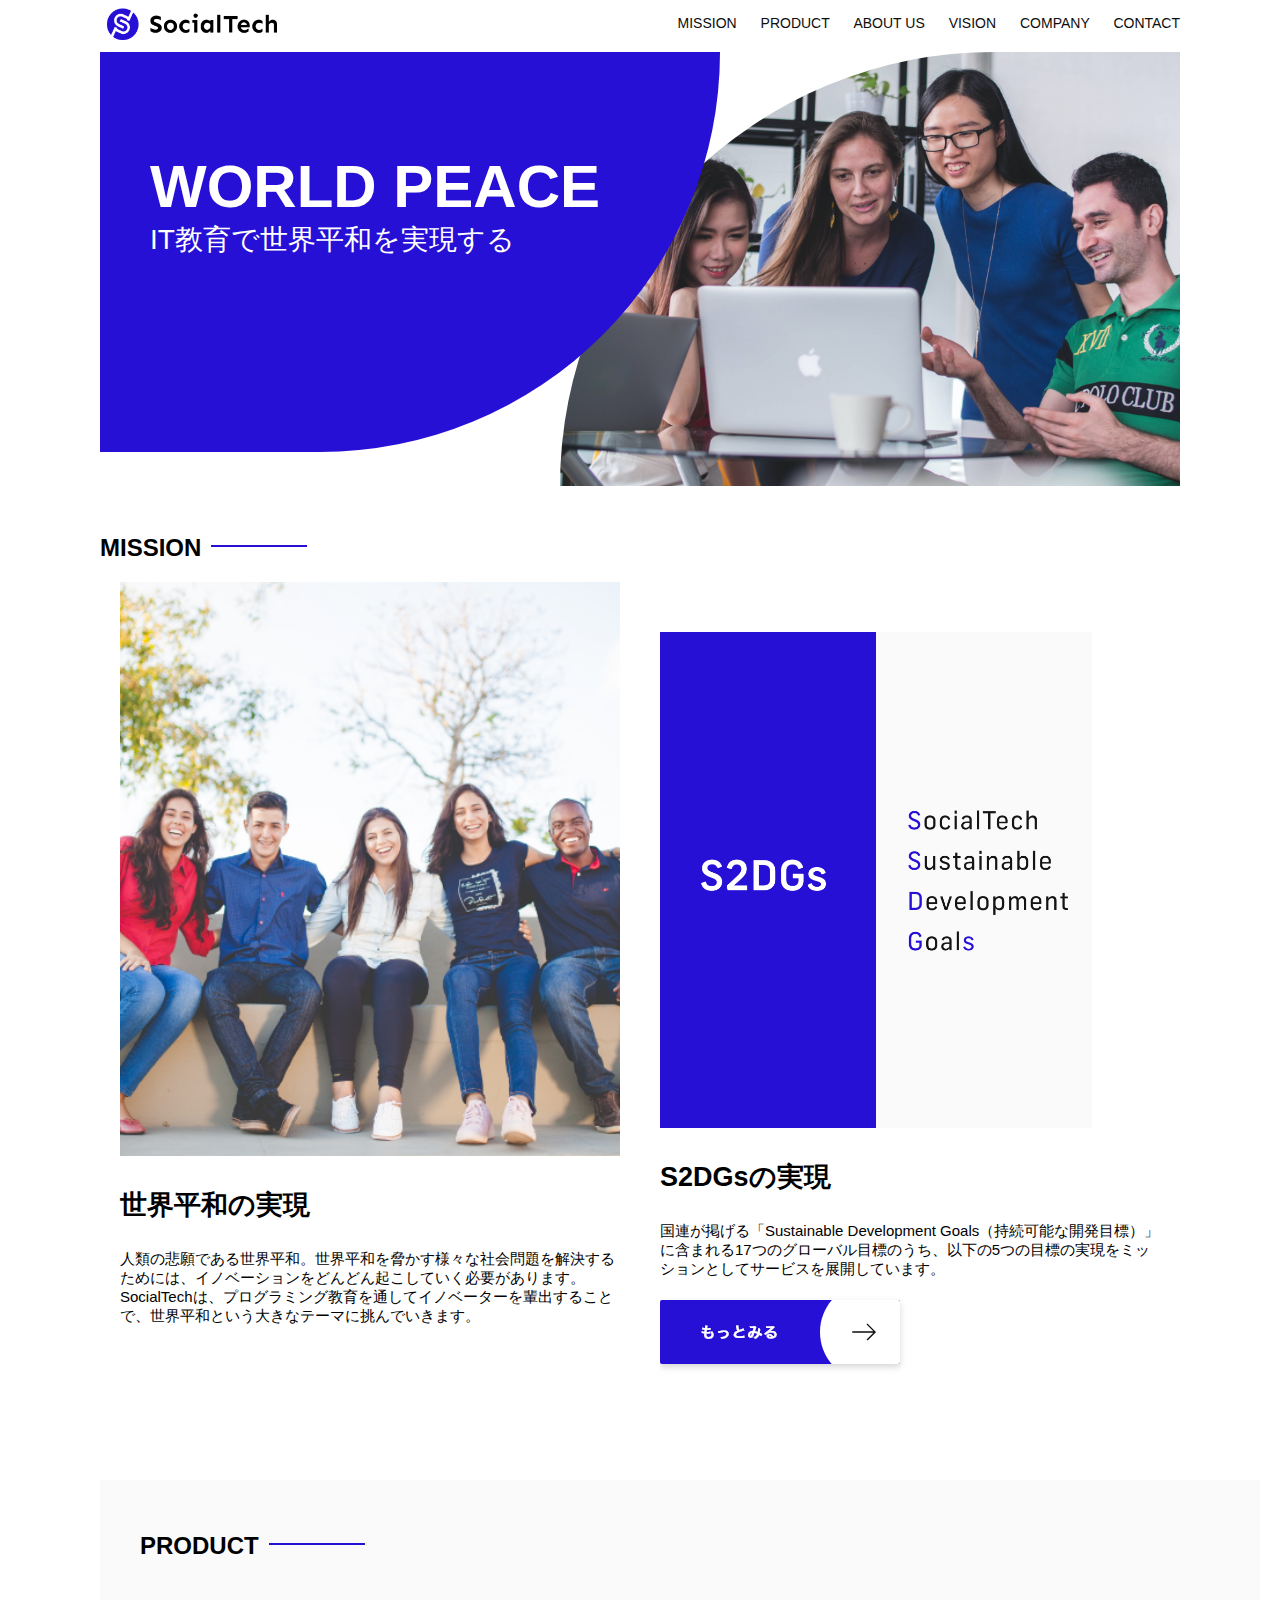
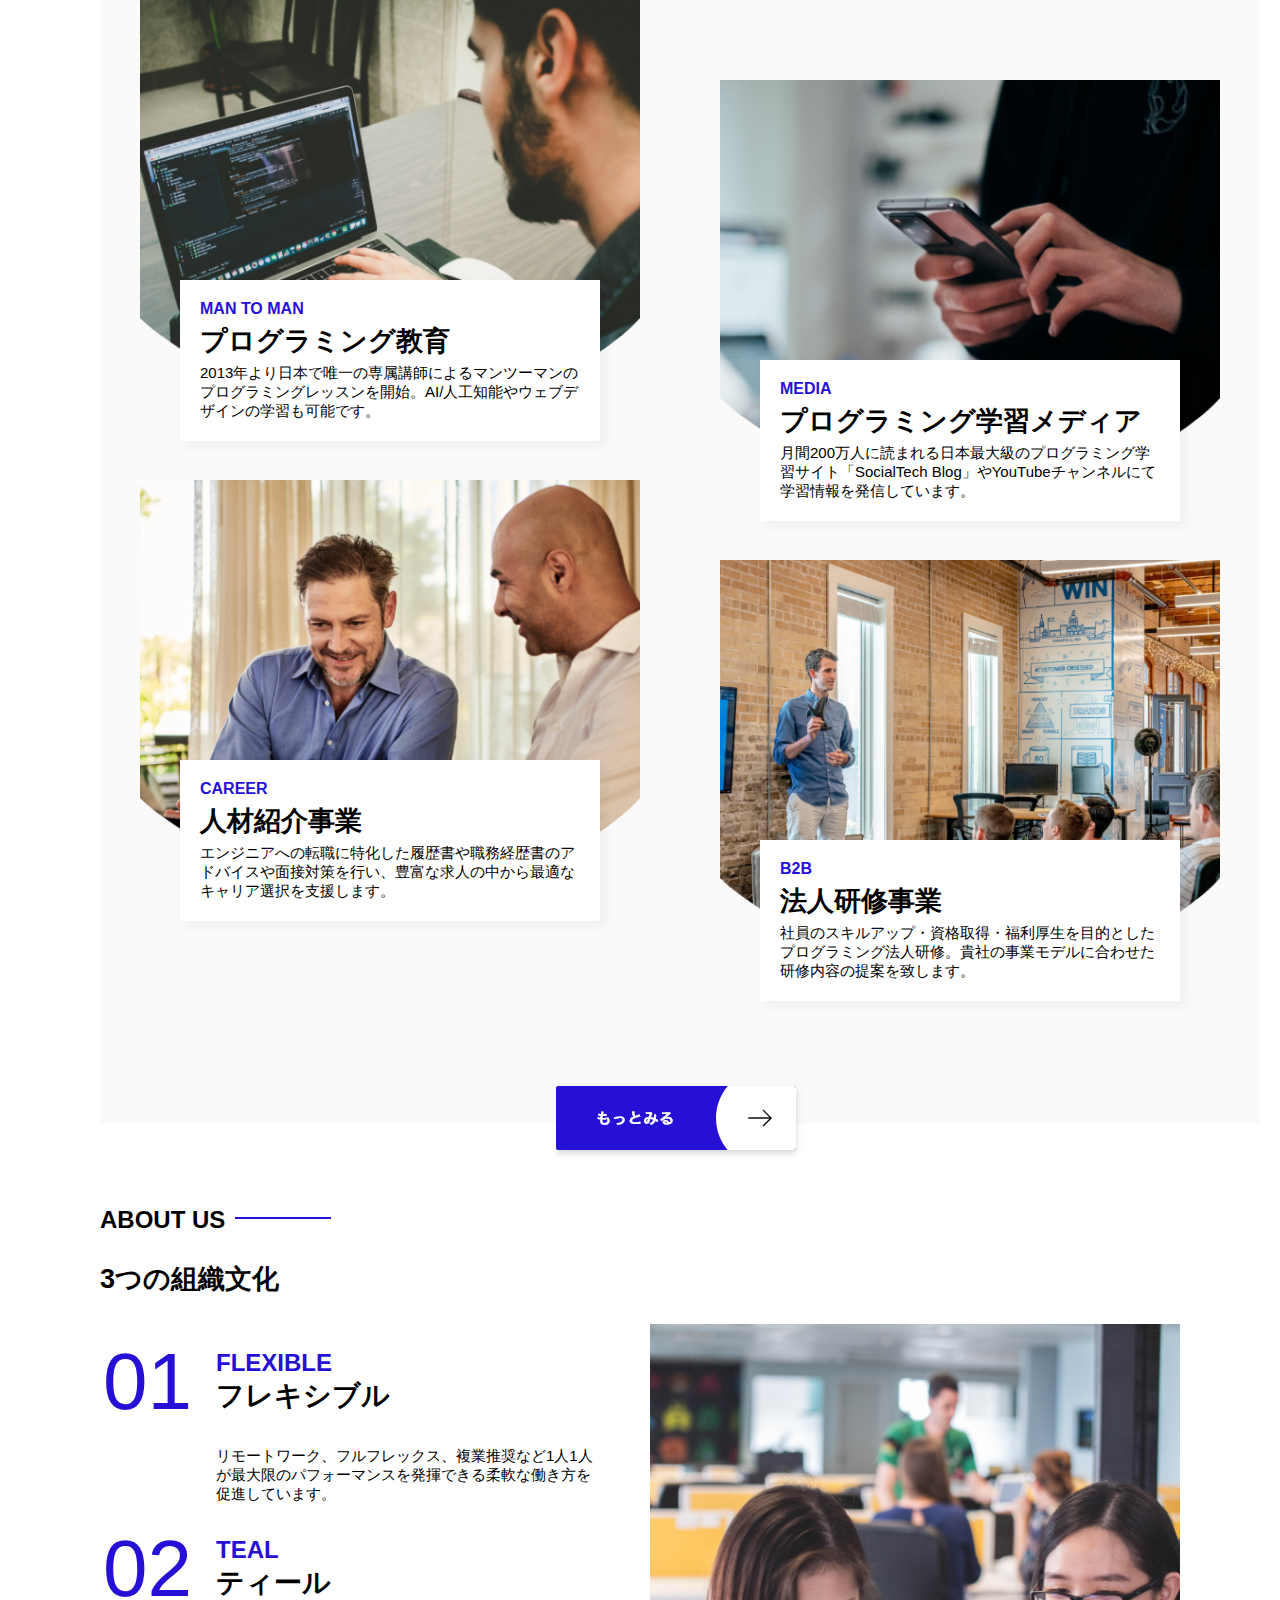
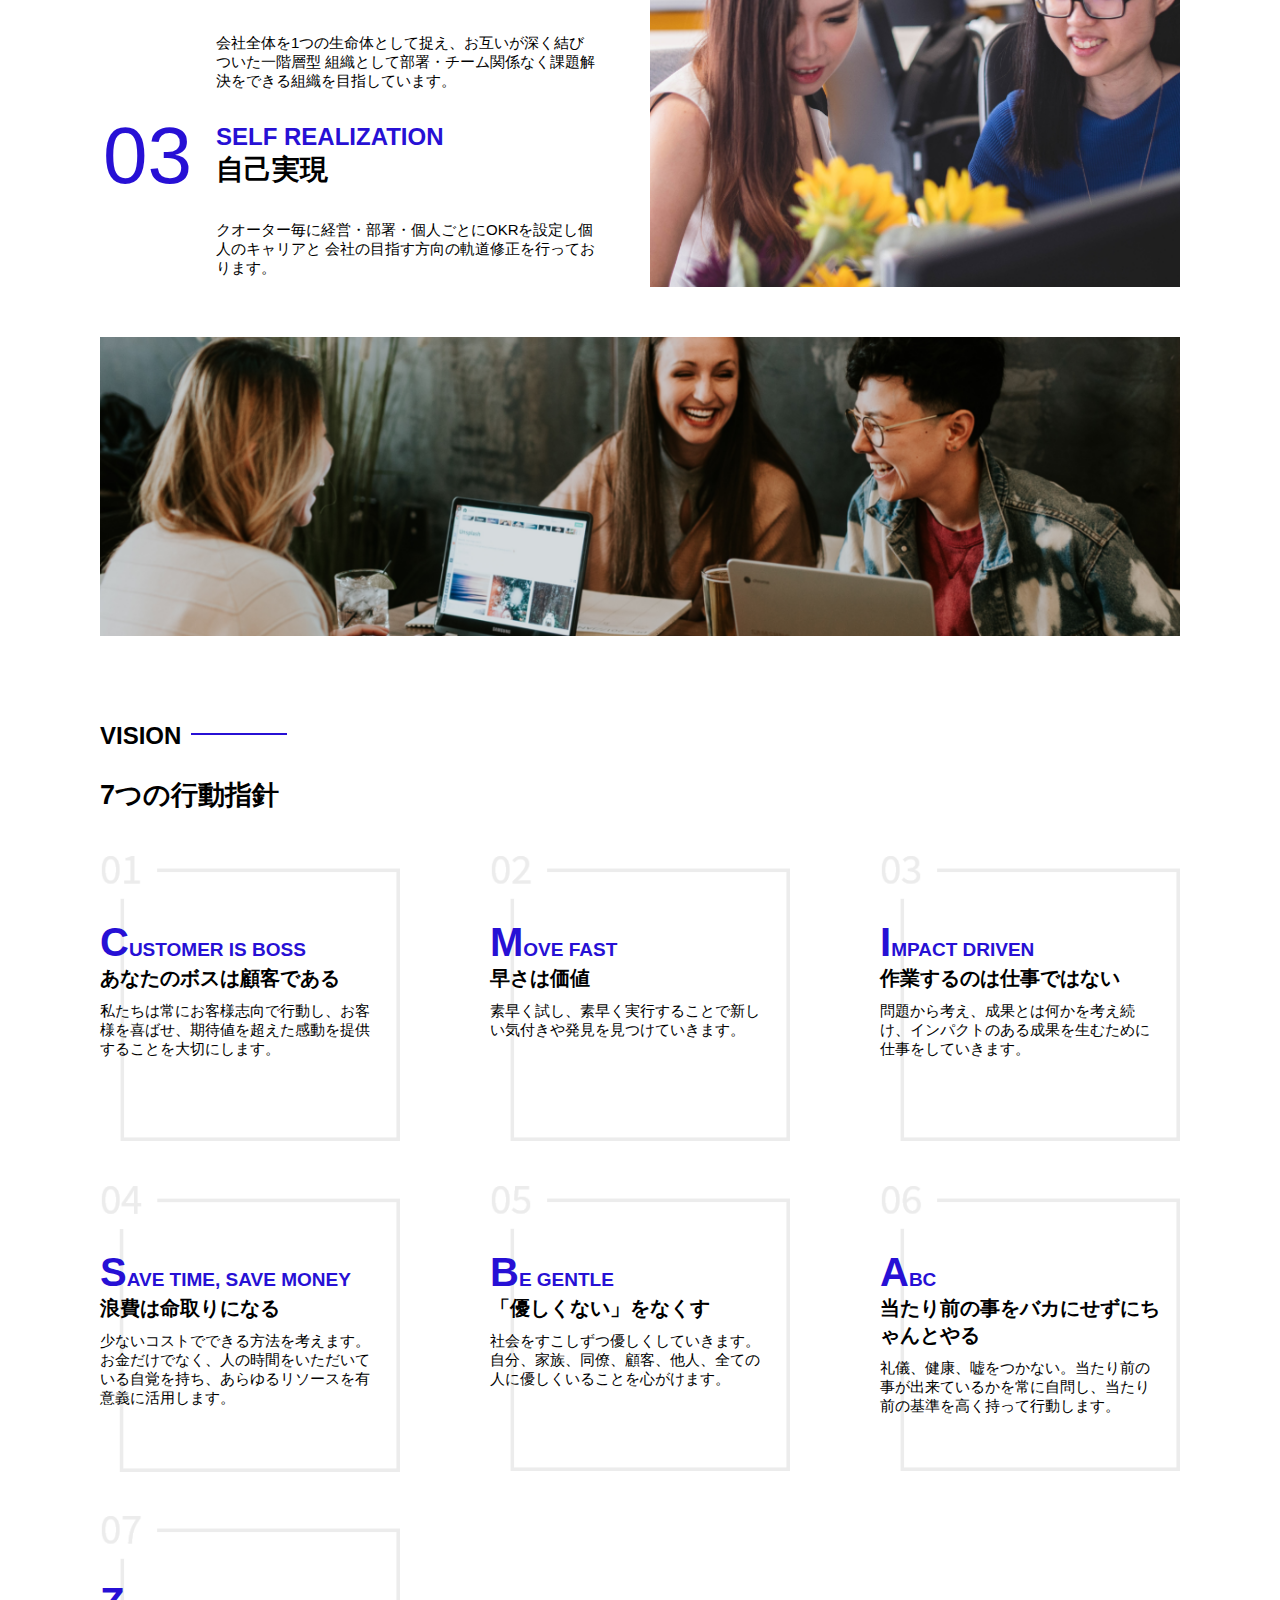
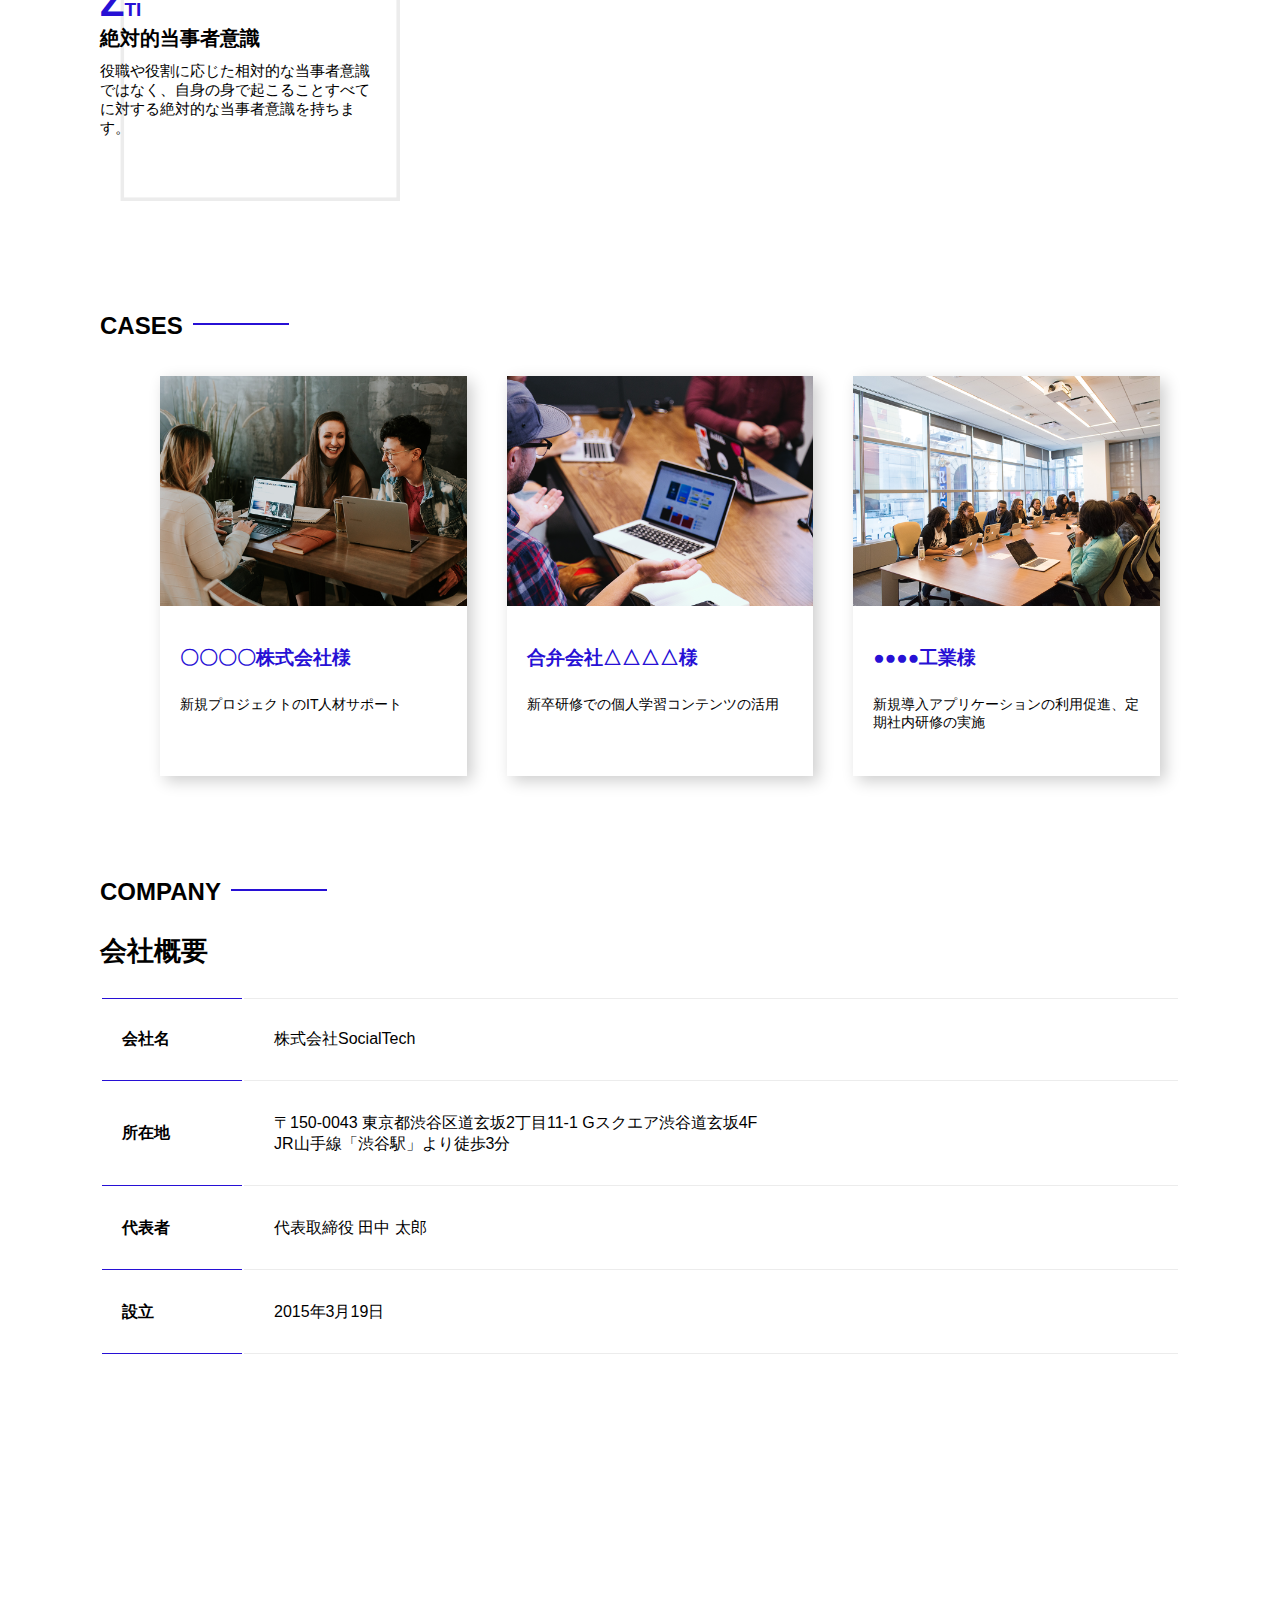
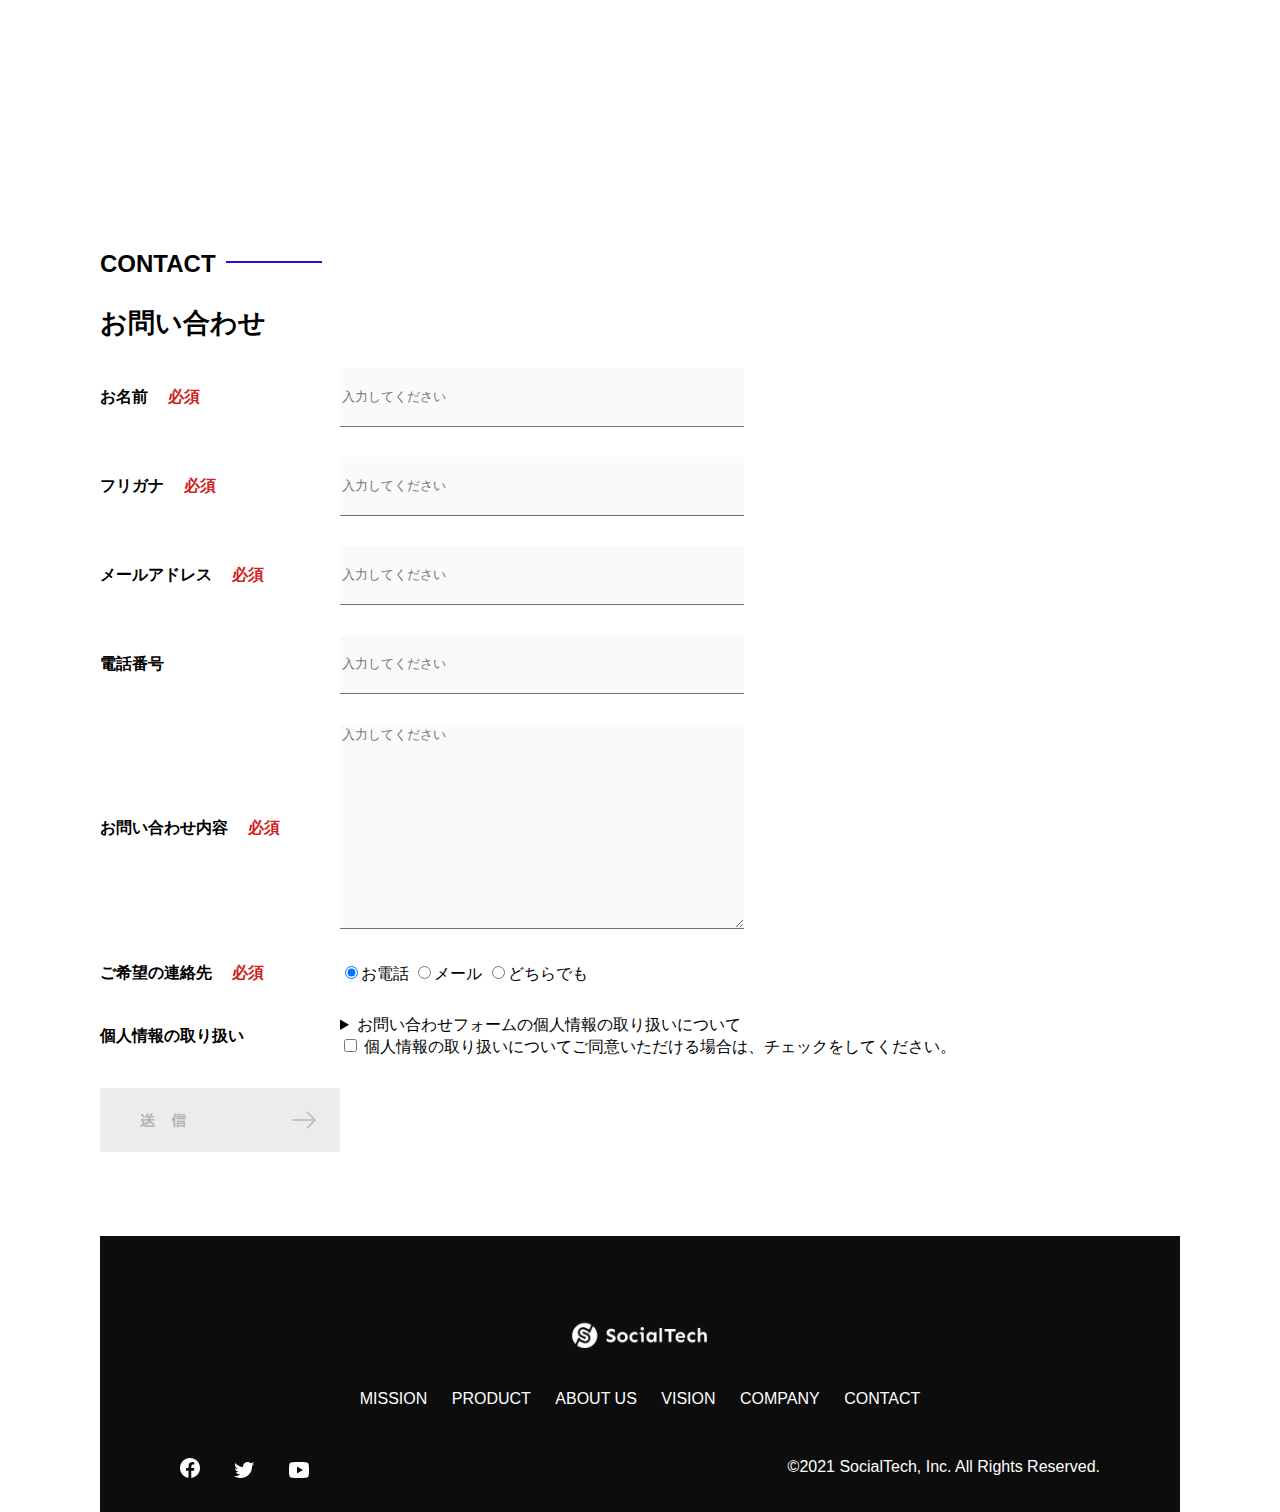
<file: kadai_012/index.html>
<!DOCTYPE html>
<html>
  <head>
    <title>SocialTech</title>
    <meta charset="UTF-8" />
    <meta
      name="description"
      content="SocialTechはEdTech業界のリーディングカンパニーを目指します。"
    />
    <meta name="viewport" content="width=device-width, initial-scale=1.0" />
    <link rel="stylesheet" href="style.css" />
  </head>
  <body>
    <!-- ヘッダー -->
    <header>
      <!-- ロゴ -->
      <a href="index.html" id="logo"
        ><img src="images/logo.png" alt="トップページに戻る"
      /></a>

      <!-- PC用ナビゲーション -->
      <nav id="nav-pc">
        <a href="mission.html">MISSION</a>
        <a href="product.html">PRODUCT</a>
        <a href="index.html#aboutus">ABOUT US</a>
        <a href="index.html#vision">VISION</a>
        <a href="index.html#company">COMPANY</a>
        <a href="index.html#contact">CONTACT</a>
      </nav>
    </header>
    <main>
      <article>
        <!-- メインビジュアル -->
        <section id="main-visual">
          <div id="main-message">
            <h1>WORLD PEACE</h1>
            <p>IT教育で世界平和を実現する</p>
          </div>
          <img
            src="images/index/index-main.png"
            alt="PCの周りに集まる多国籍の仲間たち"
          />
        </section>
        <!--ミッション-->
        <section id="mission">
          <h2 class="index-h2">MISSION</h2>
          <div id="mission-flex">
            <div>
              <img
                id="mission-photo"
                src="images/index/index-mission.png"
                alt="屋外のベンチで写真を撮影する多国籍の仲間たち"
              />
              <h3>世界平和の実現</h3>
              <p>
                人類の悲願である世界平和。世界平和を脅かす様々な社会問題を解決するためには、イノベーションをどんどん起こしていく必要があります。SocialTechは、プログラミング教育を通してイノベーターを輩出することで、世界平和という大きなテーマに挑んでいきます。
              </p>
            </div>
            <div>
              <img id="s2dgs" src="images/index/s2dgs.png" alt="S2DGs" />
              <h3>S2DGsの実現</h3>
              <p>
                国連が掲げる「Sustainable Development
                Goals（持続可能な開発目標）」に含まれる17つのグローバル目標のうち、以下の5つの目標の実現をミッションとしてサービスを展開しています。
              </p>
              <a href="mission.html">
                <img src="images/button-more.png" alt="もっとみる" />
              </a>
            </div>
          </div>
        </section>
        <!-- プロダクト -->
        <section id="product">
          <h2 class="index-h2">PRODUCT</h2>
          <div>
            <div id="product-left">
              <div>
                <img
                  class="product-photo"
                  src="images/index/index-mantoman.png"
                  alt="PCでコードを書く男性"
                />
                <div class="product-explain">
                  <span>MAN TO MAN</span>
                  <h3>プログラミング教育</h3>
                  <p>
                    2013年より日本で唯一の専属講師によるマンツーマンのプログラミングレッスンを開始。AI/人工知能やウェブデザインの学習も可能です。
                  </p>
                </div>
              </div>
              <div>
                <img
                  class="product-photo"
                  src="images/index/index-career.png"
                  alt="笑顔で話し合う2人の男性"
                />
                <div class="product-explain">
                  <span>CAREER</span>
                  <h3>人材紹介事業</h3>
                  <p>
                    エンジニアへの転職に特化した履歴書や職務経歴書のアドバイスや面接対策を行い、豊富な求人の中から最適なキャリア選択を支援します。
                  </p>
                </div>
              </div>
            </div>
            <div id="product-right">
              <div>
                <img
                  class="product-photo"
                  src="images/index/index-media.png"
                  alt="スマートフォンを操作する人"
                />
                <div class="product-explain">
                  <span>MEDIA</span>
                  <h3>プログラミング学習メディア</h3>
                  <p>
                    月間200万人に読まれる日本最大級のプログラミング学習サイト「SocialTech
                    Blog」やYouTubeチャンネルにて学習情報を発信しています。
                  </p>
                </div>
              </div>
              <div>
                <img
                  class="product-photo"
                  src="images/index/index-b2b.png"
                  alt="講演中の男性とそれを聴く人々"
                />
                <div class="product-explain">
                  <span>B2B</span>
                  <h3>法人研修事業</h3>
                  <p>
                    社員のスキルアップ・資格取得・福利厚生を目的としたプログラミング法人研修。貴社の事業モデルに合わせた研修内容の提案を致します。
                  </p>
                </div>
              </div>
            </div>
          </div>
          <div>
            <a id="product-more" href="product.html">
              <img src="images/button-more.png" alt="もっとみる" />
            </a>
          </div>
        </section>
        <!---ABOUT US-->
        <section id="aboutus">
          <h2 class="index-h2">ABOUT US</h2>
          <h3>3つの組織文化</h3>
          <div>
            <table class="culture-table">
              <tr>
                <td>
                  <span class="culture-num">01</span>
                </td>
                <td>
                  <span class="culture-en">FLEXIBLE</span>
                  <span class="culture-jp">フレキシブル</span>
                </td>
              </tr>
              <tr>
                <td>
                  <!--空のセル-->
                </td>
                <td>
                  <p class="culture-description">
                    リモートワーク、フルフレックス、複業推奨など1人1人が最大限のパフォーマンスを発揮できる柔軟な働き方を促進しています。
                  </p>
                </td>
              </tr>
              <tr>
                <td>
                  <span class="culture-num">02</span>
                </td>
                <td>
                  <span class="culture-en">TEAL</span>
                  <span class="culture-jp">ティール</span>
                </td>
              </tr>
              <tr>
                <td>
                  <!--空のセル-->
                </td>
                <td>
                  <p class="culture-description">
                    会社全体を1つの生命体として捉え、お互いが深く結びついた一階層型
                    組織として部署・チーム関係なく課題解決をできる組織を目指しています。
                  </p>
                </td>
              </tr>
              <tr>
                <td>
                  <span class="culture-num">03</span>
                </td>
                <td>
                  <span class="culture-en">SELF REALIZATION</span>
                  <span class="culture-jp">自己実現</span>
                </td>
              </tr>
              <tr>
                <td>
                  <!--空のセル-->
                </td>
                <td>
                  <p class="culture-description">
                    クオーター毎に経営・部署・個人ごとにOKRを設定し個人のキャリアと
                    会社の目指す方向の軌道修正を行っております。
                  </p>
                </td>
              </tr>
            </table>
            <img
              class="culture-img"
              src="images/index/index-aboutus1.png"
              alt="笑顔で話し合う2人の女性"
            />
          </div>
          <img
            class="culture-img2"
            src="images/index/index-aboutus2.png"
            alt="笑顔で話し合う3人の男女"
          />
        </section>
        <!-- VISION -->
        <section id="vision">
          <h2 class="index-h2">VISION</h2>
          <h3>7つの行動指針</h3>
          <div>
            <div class="vision-box">
              <img src="images/index/vision-01.png" alt="01" />
              <span>
                <h4>CUSTOMER IS BOSS</h4>
                <h5>あなたのボスは顧客である</h5>
                <p>
                  私たちは常にお客様志向で行動し、お客様を喜ばせ、期待値を超えた感動を提供することを大切にします。
                </p>
              </span>
            </div>
            <div class="vision-box">
              <img src="images/index/vision-02.png" alt="02" />
              <span>
                <h4>MOVE FAST</h4>
                <h5>早さは価値</h5>
                <p>
                  素早く試し、素早く実行することで新しい気付きや発見を見つけていきます。
                </p>
              </span>
            </div>
            <div class="vision-box">
              <img src="images/index/vision-03.png" alt="03" />
              <span>
                <h4>IMPACT DRIVEN</h4>
                <h5>作業するのは仕事ではない</h5>
                <p>
                  問題から考え、成果とは何かを考え続け、インパクトのある成果を生むために仕事をしていきます。
                </p>
              </span>
            </div>
            <div class="vision-box">
              <img src="images/index/vision-04.png" alt="04" />
              <span>
                <h4>SAVE TIME, SAVE MONEY</h4>
                <h5>浪費は命取りになる</h5>
                <p>
                  少ないコストでできる方法を考えます。お金だけでなく、人の時間をいただいている自覚を持ち、あらゆるリソースを有意義に活用します。
                </p>
              </span>
            </div>
            <div class="vision-box">
              <img src="images/index/vision-05.png" alt="05" />
              <span>
                <h4>BE GENTLE</h4>
                <h5>「優しくない」をなくす</h5>
                <p>
                  社会をすこしずつ優しくしていきます。自分、家族、同僚、顧客、他人、全ての人に優しくいることを心がけます。
                </p>
              </span>
            </div>
            <div class="vision-box">
              <img src="images/index/vision-06.png" alt="06" />
              <span>
                <h4>ABC</h4>
                <h5>当たり前の事をバカにせずにちゃんとやる</h5>
                <p>
                  礼儀、健康、嘘をつかない。当たり前の事が出来ているかを常に自問し、当たり前の基準を高く持って行動します。
                </p>
              </span>
            </div>
            <div class="vision-box">
              <img src="images/index/vision-07.png" alt="07" />
              <span>
                <h4>ZTI</h4>
                <h5>絶対的当事者意識</h5>
                <p>
                  役職や役割に応じた相対的な当事者意識ではなく、自身の身で起こることすべてに対する絶対的な当事者意識を持ちます。
                </p>
              </span>
            </div>
          </div>
        </section>

        <!-- CASES -->
        <section id="cases">
          <h2 class="index-h2">CASES</h2>
            <ul>
              <li class="case-card">
                <img class="case-img" src="images/index/case-1.png" alt="仲良く語り合う3人">
                <div class="case-info">
                  <h4 class="case-name">〇〇〇〇株式会社様</h4>
                 <p class="case-content">新規プロジェクトのIT人材サポート</p>
                </div>
              </li>
              <li class="case-card">
                <img class="case-img" src="images/index/case-2.png" alt="PCでコンテンツを見る">
                  <div class="case-info">
                  <h4 class="case-name">合弁会社△△△△様</h4>
                  <p class="case-content">新卒研修での個人学習コンテンツの活用</p>
                </div>
              </li>
              <li class="case-card">
                <img class="case-img" src="images/index/case-3.png" alt="社内研修中の会議室">
                <div class="case-info">
                  <h4 class="case-name">●●●●工業様</h4>
                  <p class="case-content">新規導入アプリケーションの利用促進、定期社内研修の実施</p>
                </div>
              </li>
            </ul>

        </section>

        <!-- COMPANY -->
        <section id="company">
          <h2 class="index-h2">COMPANY</h2>
          <h3>会社概要</h3>
          <table id="company-table">
            <tr>
              <th class="tableheader-first">会社名</th>
              <td class="cell-first">株式会社SocialTech</td>
            </tr>
            <tr>
              <th class="tableheader">所在地</th>
              <td class="cell">
                〒150-0043 東京都渋谷区道玄坂2丁目11-1 Gスクエア渋谷道玄坂4F<br />JR山手線「渋谷駅」より徒歩3分
              </td>
            </tr>
            <tr>
              <th class="tableheader">代表者</th>
              <td class="cell">代表取締役 田中 太郎</td>
            </tr>
            <tr>
              <th class="tableheader">設立</th>
              <td class="cell">2015年3月19日</td>
            </tr>
          </table>
          <iframe
            src="https://www.google.com/maps/embed?pb=!1m18!1m12!1m3!1d3241.7759544892483!2d139.69399665123464!3d35.65789123876098!2m3!1f0!2f0!3f0!3m2!1i1024!2i768!4f13.1!3m3!1m2!1s0x60188caa0042e8d1%3A0xba130bea826a7aa2!2z44CSMTUwLTAwNDMg5p2x5Lqs6YO95riL6LC35Yy66YGT546E5Z2C77yS5LiB55uu77yR77yR4oiS77yR!5e0!3m2!1sja!2sjp!4v1636872991912!5m2!1sja!2sjp"
            style="border: 0"
            allowfullscreen=""
            loading="lazy"
          >
          </iframe>
        </section>
        <!-- お問い合わせフォーム -->
        <section id="contact">
          <h2 class="index-h2">CONTACT</h2>
          <h3>お問い合わせ</h3>
          <form>
            <div>
              <div class="contact-heading">
                <label class="contact-label"
                  >お名前<span class="contact-span">必須</span></label
                >
              </div>
              <div class="contact-form">
                <input
                  type="text"
                  name="name"
                  placeholder="入力してください"
                  class="contact-textbox"
                />
              </div>
            </div>
            <div>
              <div class="contact-heading">
                <label class="contact-label"
                  >フリガナ<span class="contact-span">必須</span></label
                >
              </div>
              <div>
                <input
                  type="text"
                  name="hurigana"
                  placeholder="入力してください"
                  class="contact-textbox"
                />
              </div>
            </div>
            <div>
              <div class="contact-heading">
                <label class="contact-label"
                  >メールアドレス<span class="contact-span">必須</span></label
                >
              </div>
              <div>
                <input
                  type="text"
                  name="email"
                  placeholder="入力してください"
                  class="contact-textbox"
                />
              </div>
            </div>
            <div>
              <div class="contact-heading">
                <label class="contact-label">電話番号</label>
              </div>
              <div>
                <input
                  type="text"
                  name="tel"
                  placeholder="入力してください"
                  class="contact-textbox"
                />
              </div>
            </div>
            <div>
              <div class="contact-heading">
                <label class="contact-label"
                  >お問い合わせ内容<span class="contact-span">必須</span></label
                >
              </div>
              <div>
                <textarea
                  class="contact-textarea"
                  placeholder="入力してください"
                  name="message"
                ></textarea>
              </div>
            </div>
            <div>
              <div class="contact-heading">
                <label class="contact-label"
                  >ご希望の連絡先<span class="contact-span">必須</span></label
                >
              </div>
              <div>
                <input
                  class="radiobutton"
                  type="radio"
                  value="tel"
                  name="contact"
                  checked
                /><label>お電話</label>
                <input
                  class="radiobutton"
                  type="radio"
                  value="mail"
                  name="contact"
                /><label>メール</label>
                <input
                  class="radiobutton"
                  type="radio"
                  value="both"
                  name="contact"
                /><label>どちらでも</label>
              </div>
            </div>
            <div>
              <div class="contact-heading">
                <label class="contact-label">個人情報の取り扱い</label>
              </div>
              <div>
                <details>
                  <summary>
                    お問い合わせフォームの個人情報の取り扱いについて
                  </summary>
                  <div>
                    <span>１．組織の名称又は氏名</span><br />
                    株式会社SocialTech<br /><br />
                    <span
                      >２．個人情報保護管理者（若しくはその代理人）の氏名又は職名、所属及び連絡先
                      鈴木 一郎 コーポレート部</span
                    ><br />
                    メールアドレス：support@socialtech.net<br />
                    TEL：03-xxxx-xxxx<br />
                    <span>３．個人情報の利用目的</span><br />
                    ・本サービス及び本サービスに関連する情報の提供又はそれらに関する連絡のため<br />
                    ・ユーザーの本人確認のため<br />
                    ・当社サービスのご案内のため<br />
                    ・当社の商品等の広告または宣伝（電子メールによるものを含むものとします。）<br /><br />
                    <span>４．個人情報の取り扱い業務の委託</span><br />
                    個人情報の取扱業務の全部または一部を外部に業務委託する場合があります。<br />
                    その際、弊社は、個人情報を適切に保護できる管理体制を敷き実行していることを条件として<br />
                    委託先を厳選したうえで、機密保持契約を委託先と締結し、お客様の個人情報を厳密に管理させます。<br /><br />
                    <span>５．個人情報の開示等の請求</span><br />
                    お客様は、弊社に対してご自身の個人情報の開示等（利用目的の通知、開示、内容の訂正・追加・削除、利用の停止または消去、第三者への提供の停止）に関して、当社問合わせ窓口に申し出ることができます。<br />
                    その際、弊社はお客様ご本人を確認させていただいたうえで、合理的な期間内に対応いたします。<br /><br />
                    なお、個人情報に関する弊社問合わせ先は、次の通りです。<br /><br />
                    株式会社SocialTech　個人情報問合せ窓口<br />
                    〒150-0043　東京都渋谷区道玄坂2丁目11-1 Ｇスクエア渋谷道玄坂
                    4F<br />
                    メールアドレス：support@socialtech.net　TEL：03-xxxx-xxxx<br /><br />
                    <span>６．個人情報を提供されることの任意性について</span
                    ><br /><br />
                    お客様がご自身の個人情報を弊社に提供されるか否かは、お客様のご判断によりますが、もしご提供されない場合には、適切なサービスが提供できない場合がありますので予めご了承ください。
                  </div>
                </details>
                <input type="checkbox" name="agree" />
                <span
                  >個人情報の取り扱いについてご同意いただける場合は、チェックをしてください。</span
                >
              </div>
            </div>
            <input
              type="image"
              value="Submit"
              src="images/button-submit.png"
              alt="送信する"
            />
          </form>
        </section>
      </article>
      <footer>
        <div id="footer-logo">
          <img src="images/logo-sp.png" alt="SocialTech" />
        </div>
        <div id="footer-link">
          <a href="mission.html">MISSION</a>
          <a href="product.html">PRODUCT</a>
          <a href="index.html#aboutus">ABOUT US</a>
          <a href="index.html#vision">VISION</a>
          <a href="index.html#company">COMPANY</a>
          <a href="index.html#contact">CONTACT</a>
        </div>
        <div id="sns-footer">
          <a href="https://www.facebook.com/sejuku2013"
            ><img src="images/button-facebook.png" alt="Facebookのリンク"
          /></a>
          <a href="https://twitter.com/samuraijuku"
            ><img src="images/button-twitter.png" alt="Twitterのリンク"
          /></a>
          <a href="https://www.youtube.com/channel/UCCFOQO5aDK0xXam4cUQXT8g"
            ><img src="images/button-youtube.png" alt="YouTubeのリンク"
          /></a>
          <span id="copyright"
            >&copy;2021 SocialTech, Inc. All Rights Reserved.
          </span>
        </div>
      </footer>
    </main>
  </body>
</html>
</file>
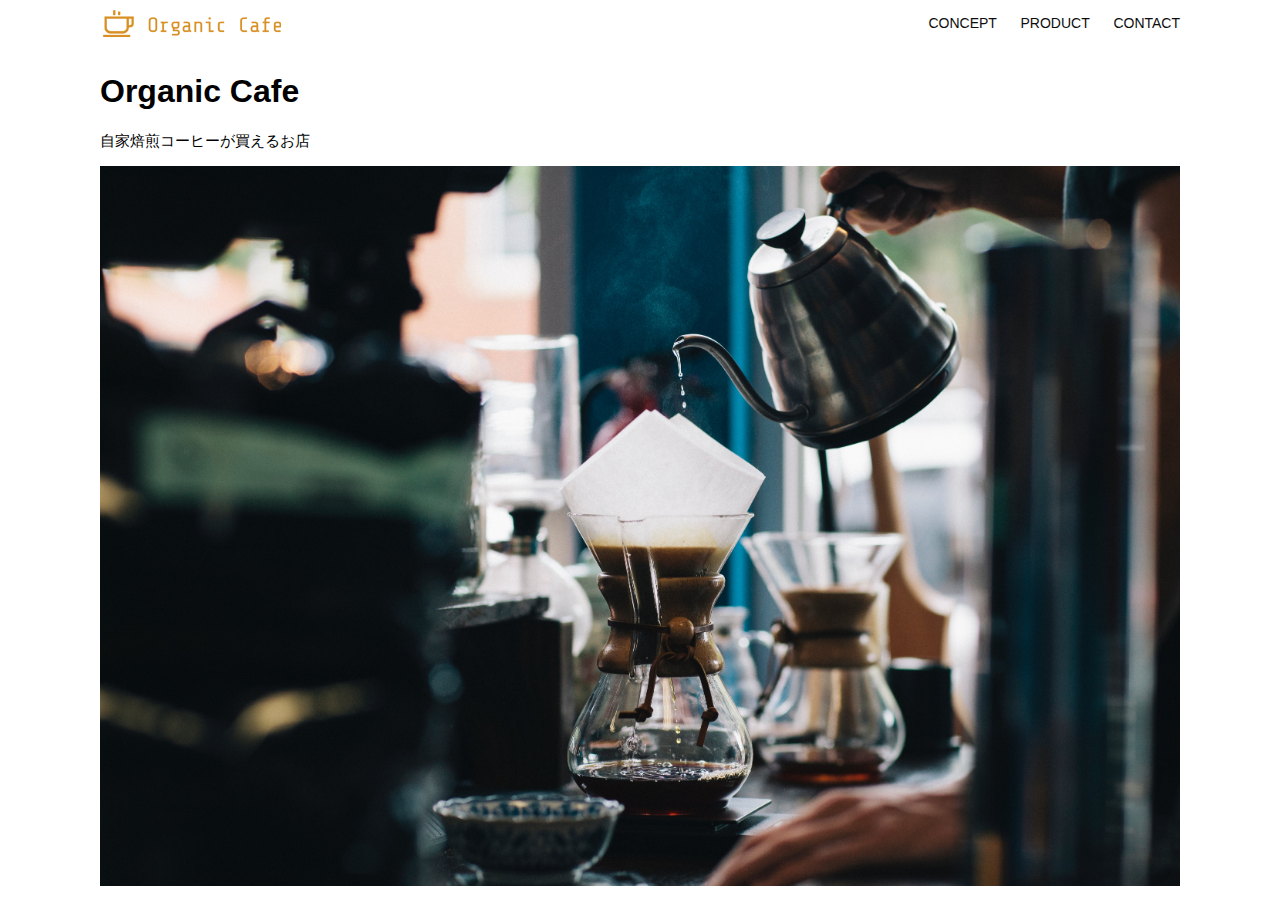
<file: kadai_013/index.html>
<!DOCTYPE html>
<html>
  <head>
    <title>Organic Cafe</title>
    <meta charset="UTF-8" />
    <meta
      name="description"
      content="自家焙煎のコーヒーがお家で楽しめるOrganic Cafe"
    />
    <meta name="viewport" content="width=device-width, initial-scale=1.0" />
    <link rel="stylesheet" href="style.css" />
  </head>
  <body>
    <!-- ヘッダー -->
    <header>
      <!-- ロゴ -->
      <a href="index.html" id="logo"
        ><img src="images/logo.png" alt="トップページに戻る"
      /></a>

      <!-- PC用ナビゲーション -->
      <nav id="nav-pc">
        <a href="index.html#concept">CONCEPT</a>
        <a href="index.html#product">PRODUCT</a>
        <a href="index.html#contact">CONTACT</a>
      </nav>
      <!-- スマホ用メニューボタン -->
      <img id="menu-sp" src="images/button-menu.png" 
      alt="ナビゲーションを開く" onclick="document.getElementById('nav-sp').style.display = 'block'">

      <!-- スマホ用ナビゲーション -->
      <nav id="nav-sp">  
          <img id="close" src="images/button-close.png" alt="ナビゲーションを閉じる" onclick="document.getElementById('nav-sp').style.display = 'none'">
          <a id="logo-sp" href="index.html" onclick="document.getElementById('nav-sp').style.display = 'none'">
          <img src="images/logo-sp.png" alt="トップページに戻る"></a>
          <a class="menu" href="index.html#concept" onclick="document.getElementById('nav-sp').style.display = 'none'">CONCEPT</a>
          <a class="menu" href="index.html#product" onclick="document.getElementById('nav-sp').style.display = 'none'">PRODUCT</a>
          <a class="menu" href="index.html#contact" onclick="document.getElementById('nav-sp').style.display = 'none'">CONTACT</a>
      </nav>

    </header>

    <main>
      <article>
        <!-- メインビジュアル -->
        <section id="main-visual">
          <div id="main-message">
            <h1>Organic Cafe</h1>
            <p>自家焙煎コーヒーが買えるお店</p>
          </div>
          <img
            src="images/main-image.jpg"
            alt="コーヒーをハンドドリップで淹れる画像"
          />
        </section>
      </article>
    </main>
  </body>
</html>
</file>
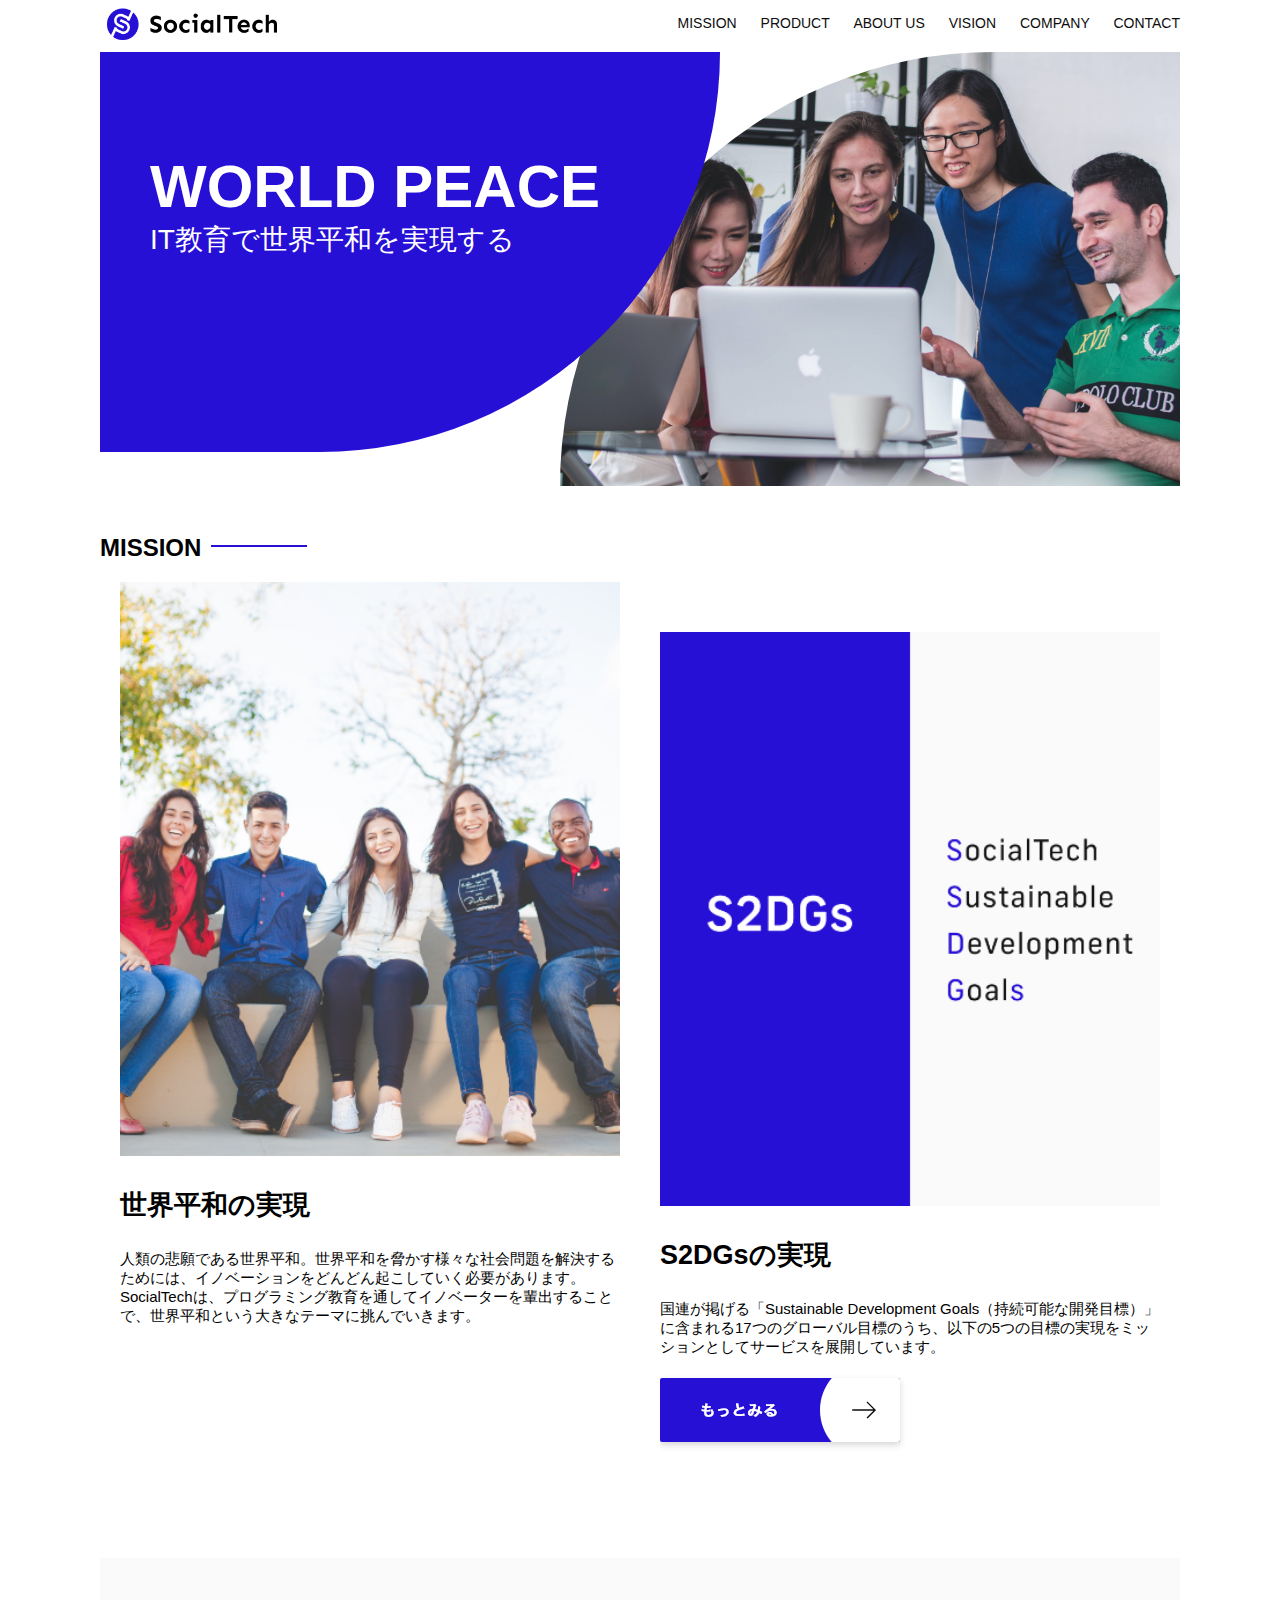
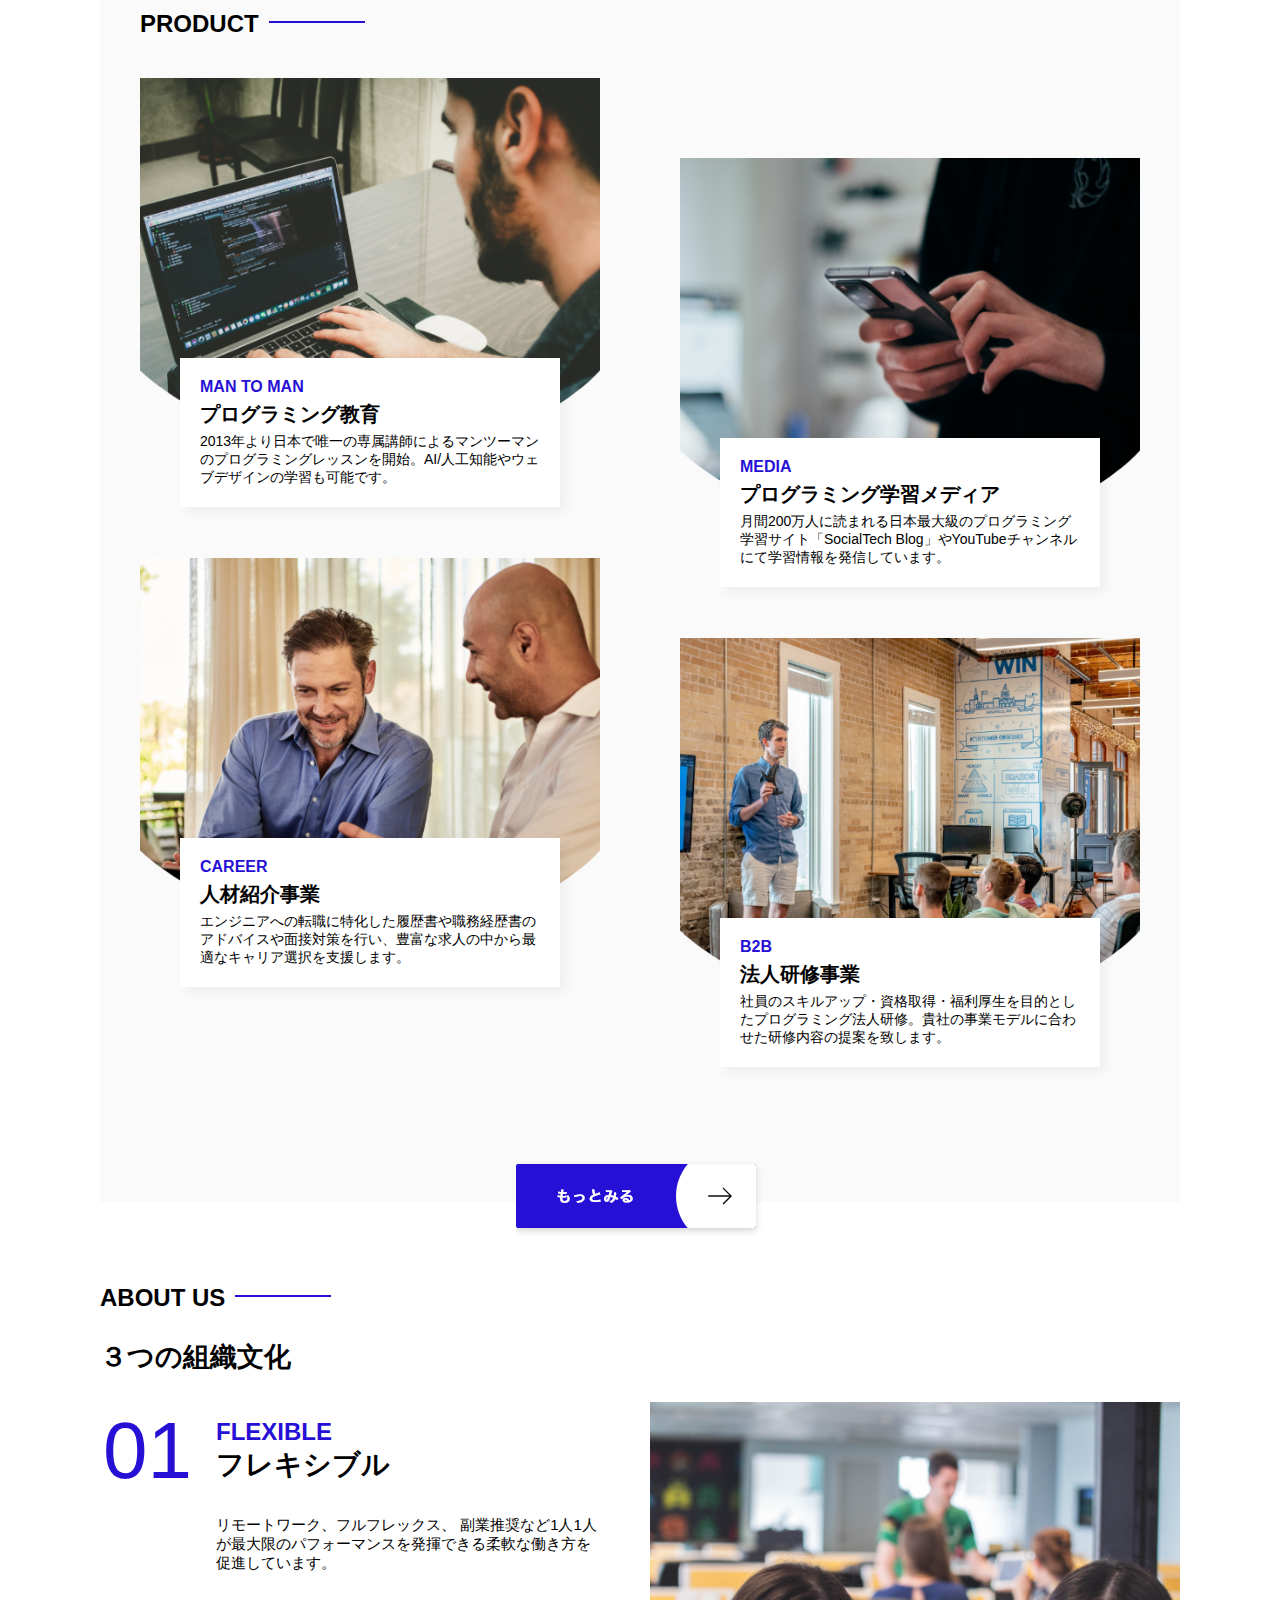
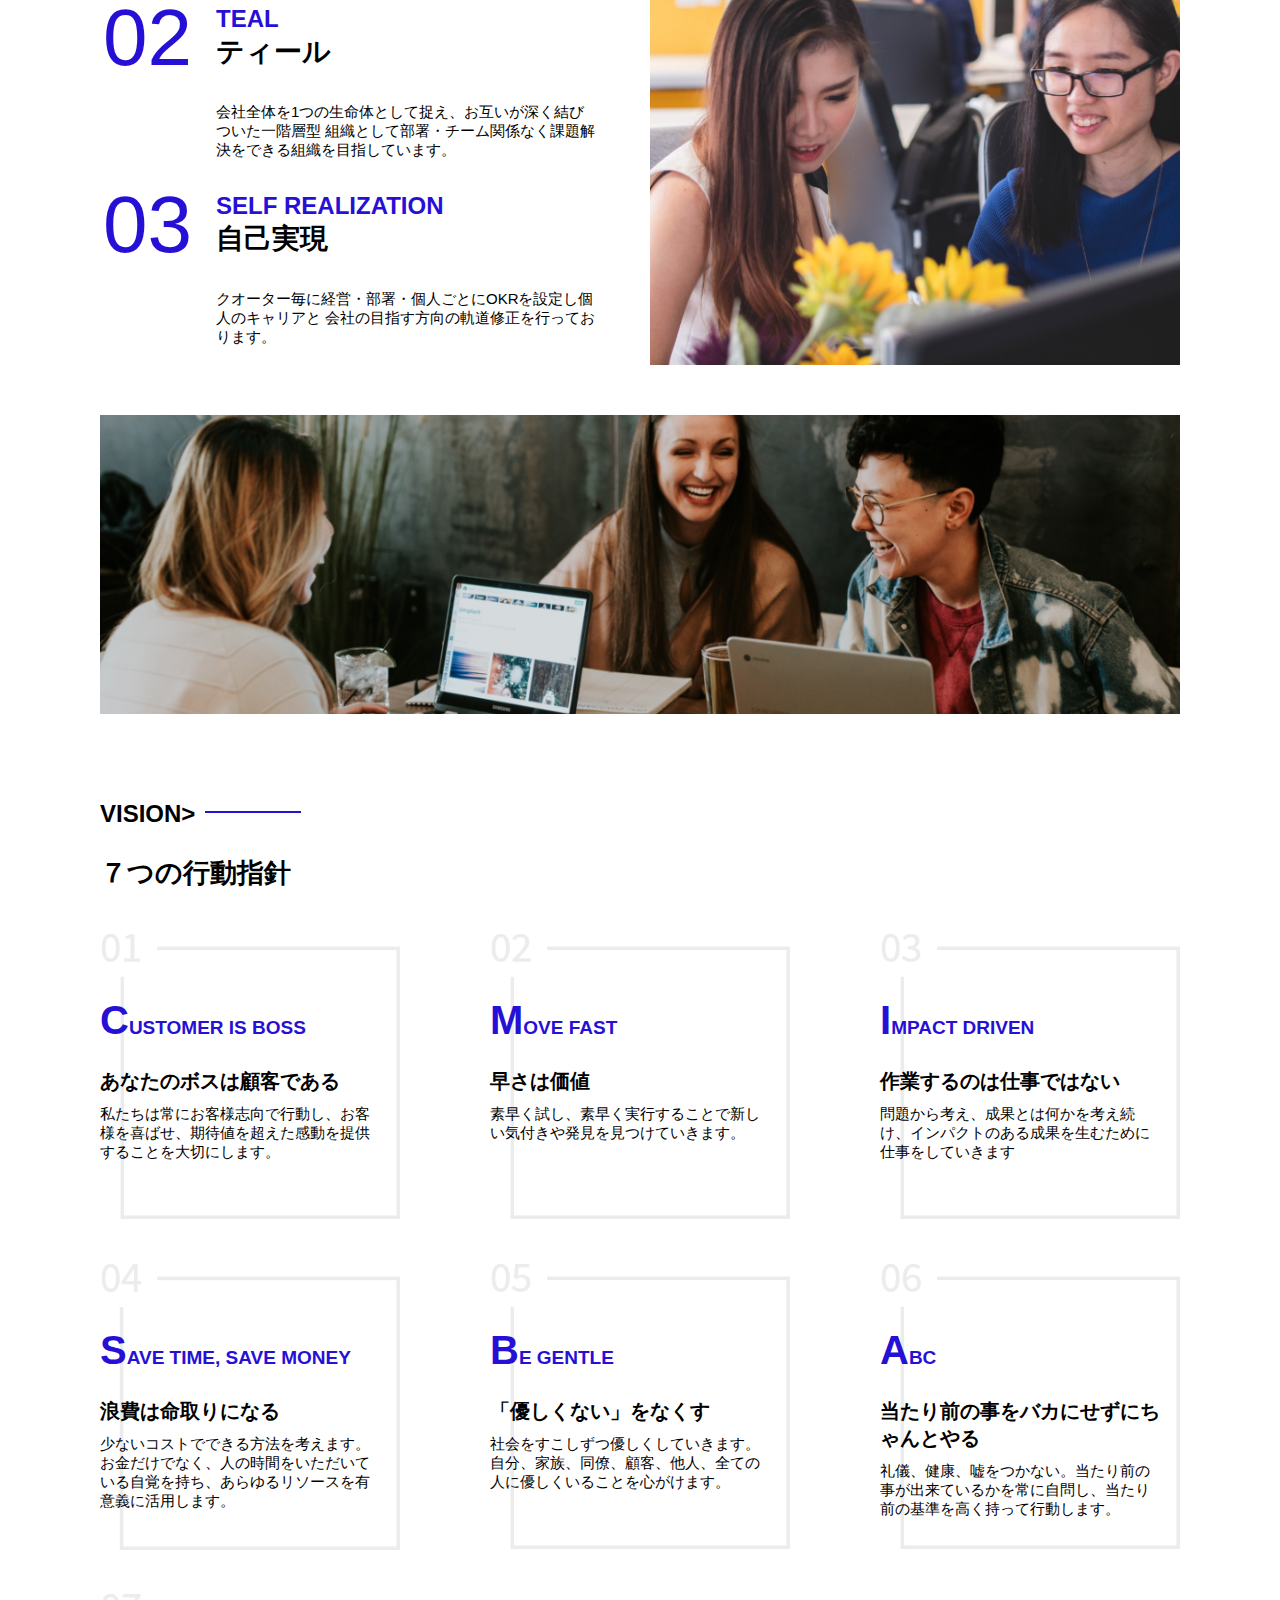
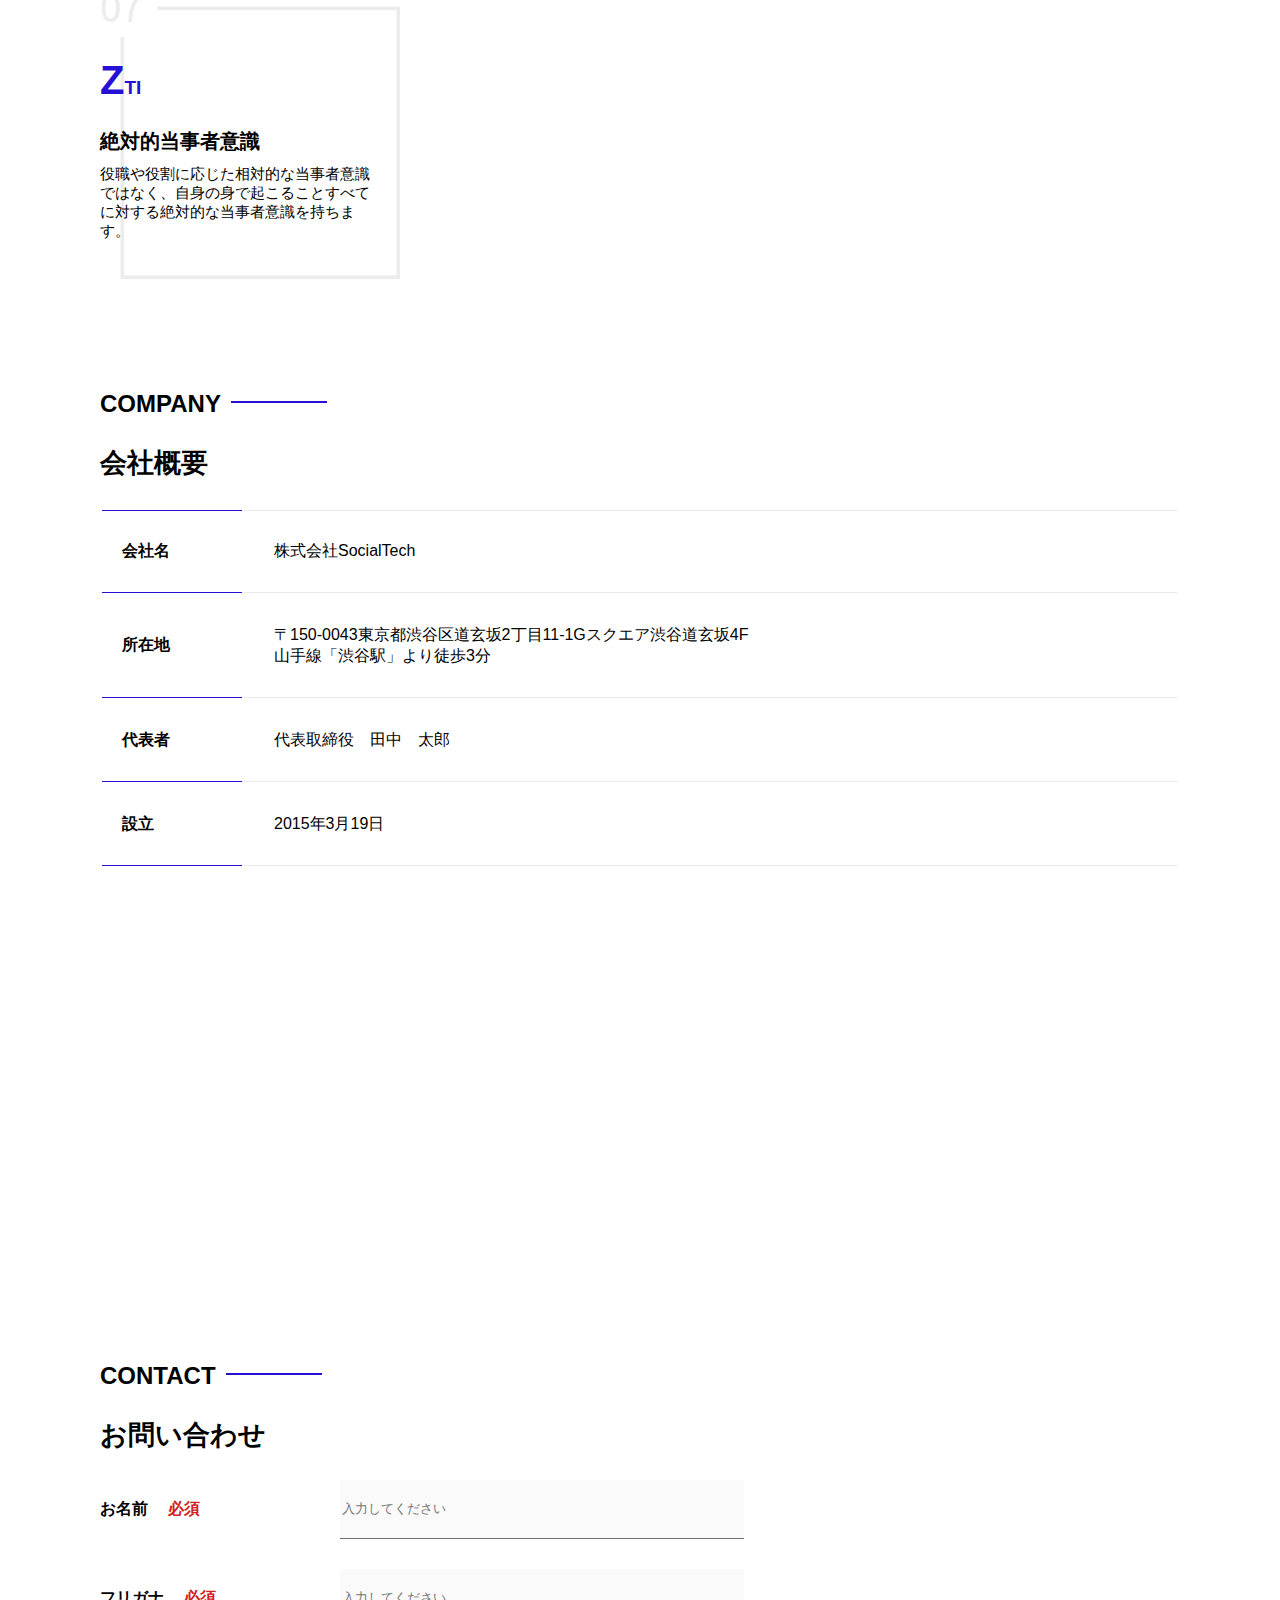
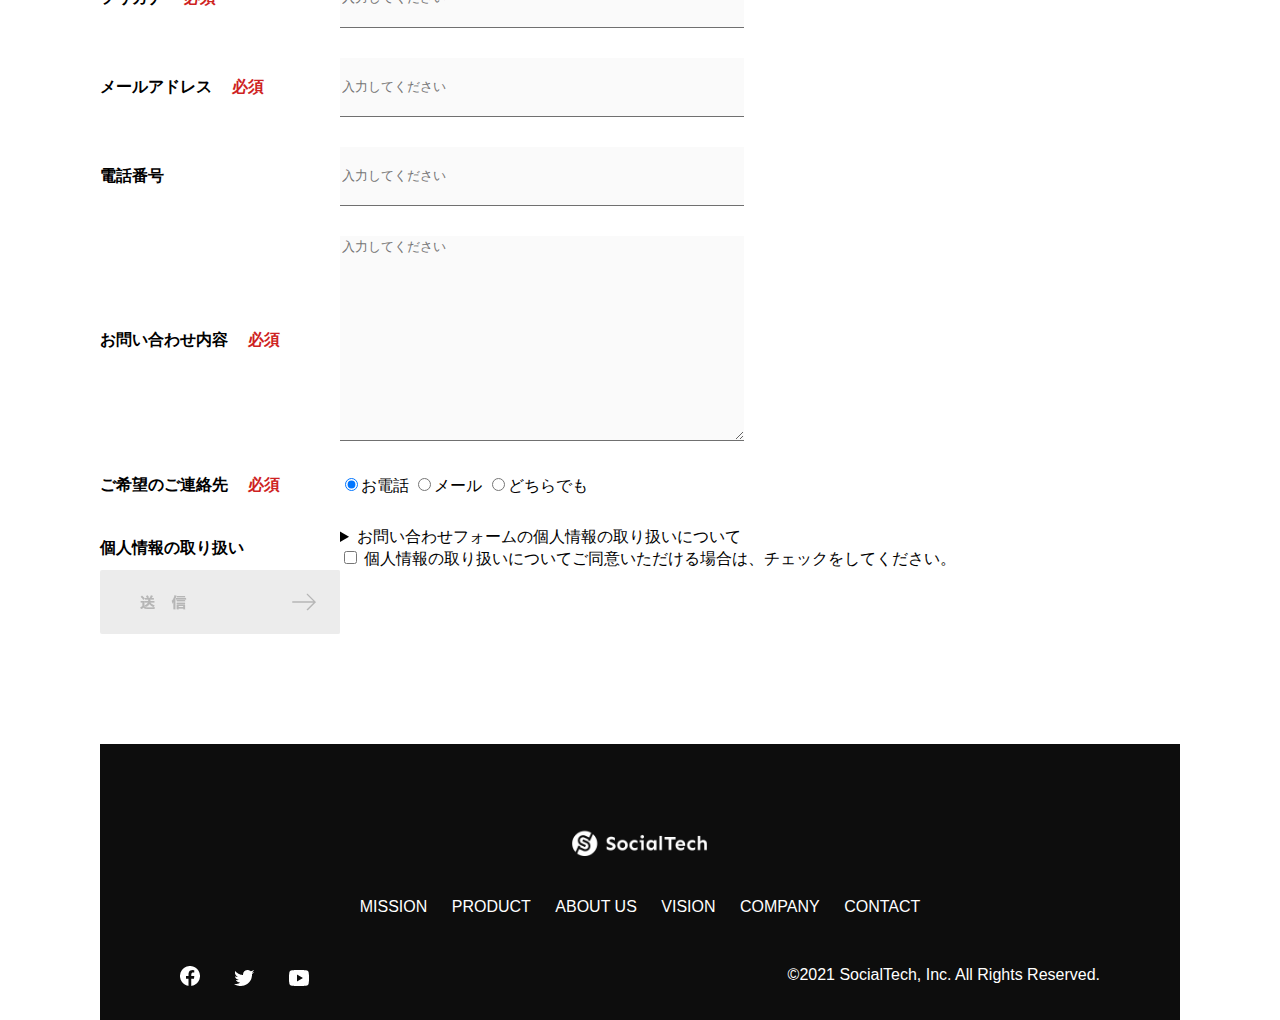
<file: kadai_tutorial_output/socialtech/index.html>
<!DOCTYPE html>
<html>
  <head>
  <title>SocialTech</title>
  <meta charset="UTF-8">
  <meta name="description" content="SocialTechはEdTech業界のリーディングカンパニーを目指します。">
  <meta name="viewport" content="width=device-width, initial-scale=1.0">
  <link rel="stylesheet" href="style.css">
  </head>

  <body>
    <!--ヘッダー-->
    <header>
      <!--ロゴ-->
      <a href="index.html" id="logo"><img src="images/logo.png" alt="トップページに戻る"></a>

        <!-- PC用ナビゲーション -->
      <nav id="nav-pc">
        <a href="mission.html">MISSION</a>
        <a href="product.html">PRODUCT</a>
        <a href="index.html#aboutus">ABOUT US</a>
        <a href="index.html#vision">VISION</a>
        <a href="index.html#company">COMPANY</a>
        <a href="index.html#contact">CONTACT</a>
      </nav>
        <!-- スマホ用メニューボタン -->
     <img id="menu-sp" src="images/button-menu.png" alt="ナビゲーションを開く" onclick="document.getElementById('nav-sp').style.display = 'block'">
  
        <!-- スマホ用ナビゲーション -->
      <nav id="nav-sp">
        <img id="menu-sp" src="images/button-close.png" alt="ナビゲーションを閉じる" onclick="document.getElementById('nav-sp').style.display = 'block'">
        <a id="logo" href="index.html" onclick="document.getElementById('nav-sp').style.display = 'none'"
        ><img src="images/logo-sp.png" alt="トップページに戻る"></a>

        <a class="menu" href="mission.html" onclick="document.getElementById('nav-sp').style.display = 'none'">MISSION</a>
        <a class="menu" href="product.html" onclick="document.getElementById('nav-sp').style.display = 'none'">PRODUCT</a>
        <a class="menu" href="index.html#aboutus" onclick="document.getElementById('nav-sp').style.display = 'none'">ABOUT US</a>
        <a class="menu" href="index.html#vision" onclick="document.getElementById('nav-sp').style.display = 'none'">VISION</a>
        <a class="menu" href="index.html#company" onclick="document.getElementById('nav-sp').style.display = 'none'">COMPANY</a>
        <a class="menu" href="index.html#contact" onclick="document.getElementById('nav-sp').style.display = 'none'">CONTACT</a>
        <div id="sns">
          <a href="https://www.facebook.com/sejuku2013"><img src="images/button-facebook.png" alt="Facebookのリンク"></a>
          <a href="https://twitter.com/samuraijuku"><img src="images/button-twitter.png" alt="Twitterのリンク"></a>
          <a href="https://www.youtube.com/channel/UCCFOQO5aDK0xXam4cUQXT8g"><img src="images/button-youtube.png" alt="YouTubeのリンク"></a>
        </div>
      </nav>
      </header>

    <main>
      <article>
        <!-- メインビジュアル -->
        <section id="main-visual">
            <div id="main-message">
              <h1>WORLD PEACE</h1>
              <p>IT教育で世界平和を実現する</p>
            </div>
          <img src="images/index/index-main.png" alt="PCの周りに集まる多国籍の仲間たち">
        </section>

        <!--ミッション-->
       <section id="mission">
        <h2 class="index-h2">MISSION</h2>
        <div id="mission-flex">
          <div>
            <img id="mission-photo" src="images/index/index-mission.png" alt="屋外のベンチで写真を撮影する多国籍の仲間たち">
            <h3>世界平和の実現</h3>
            <p>
              人類の悲願である世界平和。世界平和を脅かす様々な社会問題を解決するためには、イノベーションをどんどん起こしていく必要があります。SocialTechは、プログラミング教育を通してイノベーターを輩出することで、世界平和という大きなテーマに挑んでいきます。
            </p>
          </div>
          
          <div>
            <img id="s2dgs" src="images/index/s2dgs.png" alt="S2DGs">
            <h3>S2DGsの実現</h3>
             <p>国連が掲げる「Sustainable Development Goals（持続可能な開発目標）」に含まれる17つのグローバル目標のうち、以下の5つの目標の実現をミッションとしてサービスを展開しています。</p>
             <a href="mission.html">
              <img src="images/button-more.png" alt="もっとみる">
            </a>
          </div>
        </div>
      </section>

      <!-- プロダクト -->
      <section id="product">
        <h2 class="index-h2">PRODUCT</h2>
        <div>
          <div id="product-left">
            <div>
              <img class="product-photo" src="images/index/index-mantoman.png" alt="PCでコードを書く男性">
              <div class="product-explain">
                <span>MAN TO MAN</span>
                <h3>プログラミング教育</h3>
                <p>2013年より日本で唯一の専属講師によるマンツーマンのプログラミングレッスンを開始。AI/人工知能やウェブデザインの学習も可能です。</p>
              </div>
            </div>
            <div>
              <img class="product-photo" src="images/index/index-career.png" alt="笑顔で話し合う2人の男性">
              <div class="product-explain">
                <span>CAREER</span>
                <h3>人材紹介事業</h3>
                <p>エンジニアへの転職に特化した履歴書や職務経歴書のアドバイスや面接対策を行い、豊富な求人の中から最適なキャリア選択を支援します。</p>
              </div>
            </div>
          </div>
          <div id="product-right">
             <div>
               <img class="product-photo" src="images/index/index-media.png" alt="スマートフォンを操作する人">
               <div class="product-explain">
                 <span>MEDIA</span>
                 <h3>プログラミング学習メディア</h3>
                 <p>月間200万人に読まれる日本最大級のプログラミング学習サイト「SocialTech Blog」やYouTubeチャンネルにて学習情報を発信しています。</p>
               </div>
             </div>
             <div>
               <img class="product-photo" src="images/index/index-b2b.png" alt="講演中の男性とそれを聴く人々">
               <div class="product-explain">
                 <span>B2B</span>
                 <h3>法人研修事業</h3>
                 <p>社員のスキルアップ・資格取得・福利厚生を目的としたプログラミング法人研修。貴社の事業モデルに合わせた研修内容の提案を致します。</p>
               </div>
             </div>
           </div>
         </div>
         <div>
           <a id="product-more" href="product.html">
             <img src="images/button-more.png" alt="もっとみる">
           </a>
         </div>
      </section>

      <!--ABOUT US-->
      <section id="aboutus">
        <h2 class="index-h2">ABOUT US</h2>
        <h3>３つの組織文化</h3>
        <div>
          <table class="culture-table">
            <tr>
              <td>
                <span class="culture-num">01</span>
              </td>
              <td>
                <span class="culture-en">FLEXIBLE</span>
                <span class="culture-jp">フレキシブル</span>
              </td>
            </tr>
            <tr>
              <td><!--空のセル--></td>
              <td>
                <p class="culture-description">リモートワーク、フルフレックス、
                  副業推奨など1人1人が最大限のパフォーマンスを発揮できる柔軟な働き方を促進しています。</p>
              </td>
            </tr>
            <tr>
              <td>
                <span class="culture-num">02</span>
              </td>
              <td>
                <span class="culture-en">TEAL</span>
                <span class="culture-jp">ティール</span>
              </td>
            </tr>
            <tr>
              <td><!--空のセル--></td>
              <td>
                <p class="culture-description">会社全体を1つの生命体として捉え、お互いが深く結びついた一階層型
                  組織として部署・チーム関係なく課題解決をできる組織を目指しています。</p>
              </td>
            </tr>
            <tr>
              <td>
                <span class="culture-num">03</span>
              </td>
              <td>
                <span class="culture-en">SELF REALIZATION</span>
                <span class="culture-jp">自己実現</span>
              </td>
            </tr>
            <tr>
              <td><!--空のセル--></td>
              <td>
                <p class="culture-description">
                  クオーター毎に経営・部署・個人ごとにOKRを設定し個人のキャリアと
                   会社の目指す方向の軌道修正を行っております。
                </p>
              </td>
            </tr>
          </table>
          <img class="culture-img" src="images/index/index-aboutus1.png" alt="笑顔で話し合う2人の女性">
        </div>
        <img class="culture-img2" src="images/index/index-aboutus2.png" alt="笑顔で話し合う2人の女性"">
      </section>

      <!-- VISION -->
      <section id="vision">
        <h2 class="index-h2">VISION></h2>
        <h3>７つの行動指針</h3>
        <div>
          <div class="vision-box">
            <img src="images/index/vision-01.png" alt="01">
            <span>
              <h4>CUSTOMER IS BOSS</h4>
              <h5>あなたのボスは顧客である</h5>
              <p>私たちは常にお客様志向で行動し、お客様を喜ばせ、期待値を超えた感動を提供することを大切にします。</p>
            </span>
          </div>

          <div class="vision-box">
            <img src="images/index/vision-02.png" alt="02">
            <span>
              <h4>MOVE FAST</h4>
               <h5>早さは価値</h5>
               <p>素早く試し、素早く実行することで新しい気付きや発見を見つけていきます。</p>
             </span>
          </div>

          <div class="vision-box">
            <img src="images/index/vision-03.png" alt="03">
            <span>
              <h4>IMPACT DRIVEN</h4>
              <h5>作業するのは仕事ではない</h5>
              <p>問題から考え、成果とは何かを考え続け、インパクトのある成果を生むために仕事をしていきます</p>
            </span>
          </div>

          <div class="vision-box">
            <img src="images/index/vision-04.png" alt="04">
            <span>
              <h4>SAVE TIME, SAVE MONEY</h4>
              <h5>浪費は命取りになる</h5>
              <p>少ないコストでできる方法を考えます。お金だけでなく、人の時間をいただいている自覚を持ち、あらゆるリソースを有意義に活用します。</p>
            </span>
          </div>

          <div class="vision-box">
            <img src="images/index/vision-05.png" alt="05">
            <span>
              <h4>BE GENTLE</h4>
              <h5>「優しくない」をなくす</h5>
              <p>社会をすこしずつ優しくしていきます。自分、家族、同僚、顧客、他人、全ての人に優しくいることを心がけます。</p>
            </span>
          </div>

          <div class="vision-box">
            <img src="images/index/vision-06.png" alt="06">
            <span>
              <h4>ABC</h4>
              <h5>当たり前の事をバカにせずにちゃんとやる</h5>
              <p>礼儀、健康、嘘をつかない。当たり前の事が出来ているかを常に自問し、当たり前の基準を高く持って行動します。</p>
            </span>
          </div>

          <div class="vision-box">
            <img src="images/index/vision-07.png" alt="07">
            <span>
              <h4>ZTI</h4>
               <h5>絶対的当事者意識</h5>
               <p>役職や役割に応じた相対的な当事者意識ではなく、自身の身で起こることすべてに対する絶対的な当事者意識を持ちます。</p>
             </span>
          </div>
        </div>
      </section>

      <!-- COMPANY -->
      <section id="company">
        <h2 class="index-h2">COMPANY</h2>
        <h3>会社概要</h3>
        <table id="company-table">
          <tr>
            <th class="tableheader-first">会社名</th>
            <td class="cell-first">株式会社SocialTech</td>
          </tr>
          <tr>
            <th class="tableheader">所在地</th>
            <td class="cell">〒150-0043東京都渋谷区道玄坂2丁目11-1Gスクエア渋谷道玄坂4F<br>山手線「渋谷駅」より徒歩3分</td>
          </tr>
          <tr>
            <th class="tableheader">代表者</th>
            <td class="cell">代表取締役　田中　太郎</td>
          </tr>
          <tr>
            <th class="tableheader">設立</th>
            <td class="cell">2015年3月19日</td>
          </tr>
        </table>
        <iframe 
          src="https://www.google.com/maps/embed?pb=!1m18!1m12!1m3!1d3241.7759547939045!2d139.693615775718!3d35.657891231255945!2m3!1f0!2f0!3f0!3m2!1i1024!2i768!4f13.1!3m3!1m2!1s0x60188b55ffeee63f%3A0x73330361de4fb84f!2z44CSMTUwLTAwNDMg5p2x5Lqs6YO95riL6LC35Yy66YGT546E5Z2C77yS5LiB55uu77yR77yR4oiSMSBHIDRm!5e0!3m2!1sja!2sjp!4v1696669263439!5m2!1sja!2sjp" 
          style="border:0;" allowfullscreen="" loading="lazy">
        </iframe> 
      </section>

      <!-- お問い合わせフォーム -->
      <section id="contact">
        <h2 class="index-h2">CONTACT</h2>
        <h3>お問い合わせ</h3>
        <!-- STATIC FORMSのフォームタグ -->
        <form action="https://api.staticforms.xyz/submit" method="post">
          <input type="text" name="honeypot" style="display:none">
          <!-- STATIC FORMSのアクセスキー -->
          <input type="hidden" name="accessKey" value="850cc411-c0a0-49e6-8122-c98de2c0ad5a">
          <!--メールのタイトル-->
          <input type="hidden" name="subject" value="お問い合わせフォーム" />
          <!--送信先のメールアドレスをvalueに設定する-->
          <input type="hidden" name="subject" value="amam.aug5@gmail.com" />
          <input type="hidden" name="replyTo" value="@">
          <input type="hidden" name="redirectTo" value="">
          <div>
            <div class="contact-heading">
              <label class="contact-label">お名前<span class="contact-span">必須</span></label>
            </div>
            <div>
              <input type="text" name="name" placeholder="入力してください" class="contact-textbox">
            </div>
          </div>
          <div>
            <div class="contact-heading">
              <label class="contact-label">フリガナ<span class="contact-span">必須</span></label>
            </div>
            <div>
              <input type="text" name="hurigana" placeholder="入力してください" class="contact-textbox">
            </div>
          </div>
          <div>
            <div class="contact-heading">
              <label class="contact-label">メールアドレス<span class="contact-span">必須</span></label>
            </div>
            <div>
              <input type="text" name="email" placeholder="入力してください" class="contact-textbox">
            </div>
          </div>
          <div>
            <div class="contact-heading">
              <label class="contact-label">電話番号</label>
            </div>
            <div>
              <input type="text" name="tel" placeholder="入力してください" class="contact-textbox">
            </div>
          </div>
          <div>
            <div class="contact-heading">
              <label class="contact-label">お問い合わせ内容<span class="contact-span">必須</span></label>
            </div>
            <div>
              <textarea class="contact-textarea" placeholder="入力してください" name="message"></textarea>
            </div>
          </div>
          <div>
            <div class="contact-heading">
              <label class="contact-label">ご希望のご連絡先<span class="contact-span">必須</span></label>
            </div> 
            <div>
              <input class="radiobutton" type="radio" name="contact" value="tel" checked><label>お電話</label>
              <input class="radiobutton" type="radio" name="contact" value="email"><label>メール</label>
              <input class="radiobutton" type="radio" name="contact" value="both"><label>どちらでも</label>
            </div>
          </div>
          <div>
            <div class="contact-heading">
              <label class="contact-label">個人情報の取り扱い</label>
            </div>
          <div>
            <div>
              <details>
                <summary>お問い合わせフォームの個人情報の取り扱いについて</summary>
                 <div>
                   <span>１．組織の名称又は氏名</span><br>
                   株式会社SocialTech<br><br>
                   <span>２．個人情報保護管理者（若しくはその代理人）の氏名又は職名、所属及び連絡先
                     鈴木 一郎 コーポレート部</span><br>
                   メールアドレス：support@socialtech.net<br>
                   TEL：03-xxxx-xxxx<br>
                   <span>３．個人情報の利用目的</span><br>
                   ・本サービス及び本サービスに関連する情報の提供又はそれらに関する連絡のため<br>
                   ・ユーザーの本人確認のため<br>
                   ・当社サービスのご案内のため<br>
                   ・当社の商品等の広告または宣伝（電子メールによるものを含むものとします。）<br><br>
                   <span>４．個人情報の取り扱い業務の委託</span><br>
                   個人情報の取扱業務の全部または一部を外部に業務委託する場合があります。<br>
                   その際、弊社は、個人情報を適切に保護できる管理体制を敷き実行していることを条件として<br>
                   委託先を厳選したうえで、機密保持契約を委託先と締結し、お客様の個人情報を厳密に管理させます。<br><br>
                   <span>５．個人情報の開示等の請求</span><br>
                   お客様は、弊社に対してご自身の個人情報の開示等（利用目的の通知、開示、内容の訂正・追加・削除、利用の停止または消去、第三者への提供の停止）に関して、当社問合わせ窓口に申し出ることができます。<br>
                   その際、弊社はお客様ご本人を確認させていただいたうえで、合理的な期間内に対応いたします。<br><br>
                   なお、個人情報に関する弊社問合わせ先は、次の通りです。<br><br>
                   株式会社SocialTech　個人情報問合せ窓口<br>
                   〒150-0043　東京都渋谷区道玄坂2丁目11-1 Ｇスクエア渋谷道玄坂 4F<br>
                   メールアドレス：support@socialtech.net　TEL：03-xxxx-xxxx<br><br>
                   <span>６．個人情報を提供されることの任意性について</span><br><br>
                   お客様がご自身の個人情報を弊社に提供されるか否かは、お客様のご判断によりますが、もしご提供されない場合には、適切なサービスが提供できない場合がありますので予めご了承ください。
                  </div>
              </details>
              <input type="checkbox" name="agree">
              <span>個人情報の取り扱いについてご同意いただける場合は、チェックをしてください。</span>
            </div>
          </div>
          <input type="image" src="images/button-submit.png" alt="送信する">  
        </form>
      </section>
    </article>
    <footer>
      <div id="footer-logo">
        <img src="images/logo-sp.png" alt="SocialTech">
      </div>
      <div id="footer-link">
        <a href="mission.html">MISSION</a>
        <a href="product.html">PRODUCT</a>
        <a href="index.html#aboutus">ABOUT US</a>
        <a href="index.html/#vision">VISION</a>
        <a href="index.html/#company">COMPANY</a>
        <a href="index.html/#contact">CONTACT</a>
      </div>
      <div id="sns-footer">
        <a href="https://www.facebook.com/sejuku2013"><img src="images/button-facebook.png" alt="Facebookのリンク"></a>
        <a href="https://twitter.com/samuraijuku"><img src="images/button-twitter.png" alt="Twitterのリンク"></a>
        <a href="https://www.youtube.com/channel/UCCFOQO5aDK0xXam4cUQXT8g"><img src="images/button-youtube.png" alt="YouTubeのリンク"></a>
          <span id="copyright">&copy;2021 SocialTech, Inc. All Rights Reserved. </span>
      </div>
    </footer>
  </main>
</body>

</html>
</file>
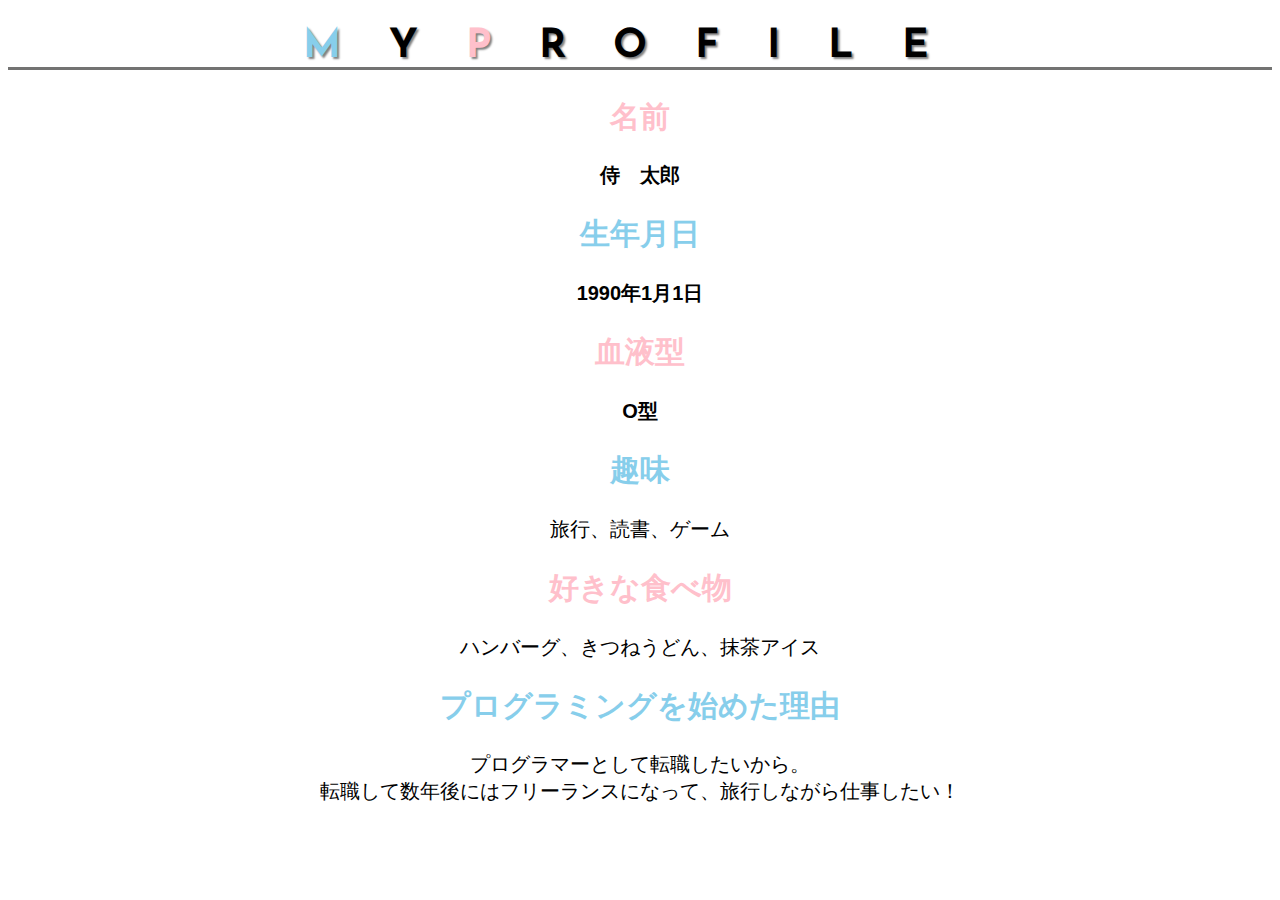
<file: kadai_014/kadai_014.html>
<!DOCTYPE html>
<html>
  <head>
    <title>14章課題</title>
     <meta name="description" content="このページは14章の課題です。">
     <meta charset="UTF-8">
    
     <link rel="stylesheet" href="style.css">
     <link rel="preconnect" href="https://fonts.googleapis.com">
     <link rel="preconnect" href="https://fonts.gstatic.com" crossorigin>
     <link href="https://fonts.googleapis.com/css2?family=Josefin+Sans:ital@0;1&display=swap" rel="stylesheet">
    </head>

  <body>
    <h1><span class="text-blue">M</span>Y<span class="text-pink">P</span>ROFILE</h1>
    <div id="parent">
      <h2 class="text-pink">名前</h2>
      <p>侍　太郎</p>
      <h2 class="text-blue">生年月日</h2>
      <p>1990年1月1日</p> 
      <h2 class="text-pink">血液型</h2>
      <p>O型</p> 
    </div>  
    <h2 class="text-blue">趣味</h2>
    <p>旅行、読書、ゲーム</p>
    <h2 class="text-pink">好きな食べ物</h2>
    <p>ハンバーグ、きつねうどん、抹茶アイス</p>
    <h2 class="text-blue">プログラミングを始めた理由</h2>
    <p>プログラマーとして転職したいから。
      <br>転職して数年後にはフリーランスになって、旅行しながら仕事したい！</p>
    
  </body>
</html>
</file>
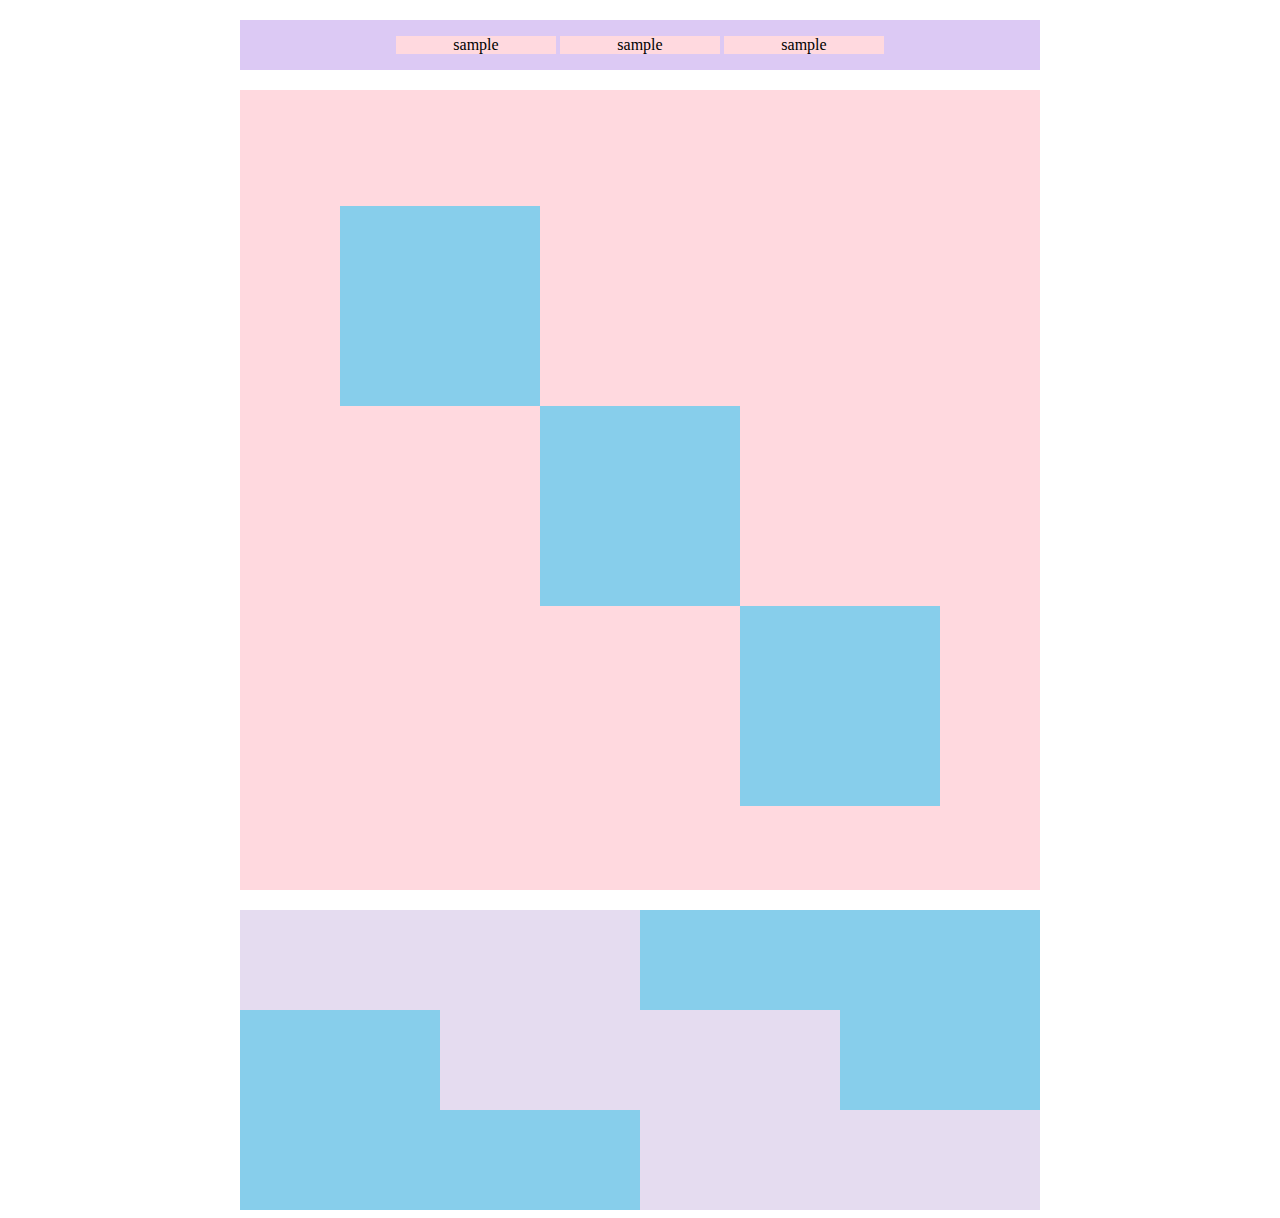
<file: kadai_018/kadai_018.html>
<!DOCTYPE html>
<html>
  <head>
    <title>８章課題</title>
    <meta name="description" content="このページは18章の課題です。">
    <meta name="charset" content="UTF-8">

    <link rel="stylesheet" href="style.css">
  </head>

  <body>
    <div id="top">
      <p class="top-child">sample</p>
      <p class="top-child">sample</p>
      <p class="top-child">sample</p>
    </div>

    <div id="middle"> 
      <p id="middle-child01"></p>
     <p id="middle-child02"></p>
     <p id="middle-child03"></p>

    </div>

    <div id="bottom">
     <p id="bottom-child01"></p>
     <p id="bottom-child02"></p>
     <p id="bottom-child03"></p>
  
    </div>
    
  </body>

</html>
</file>
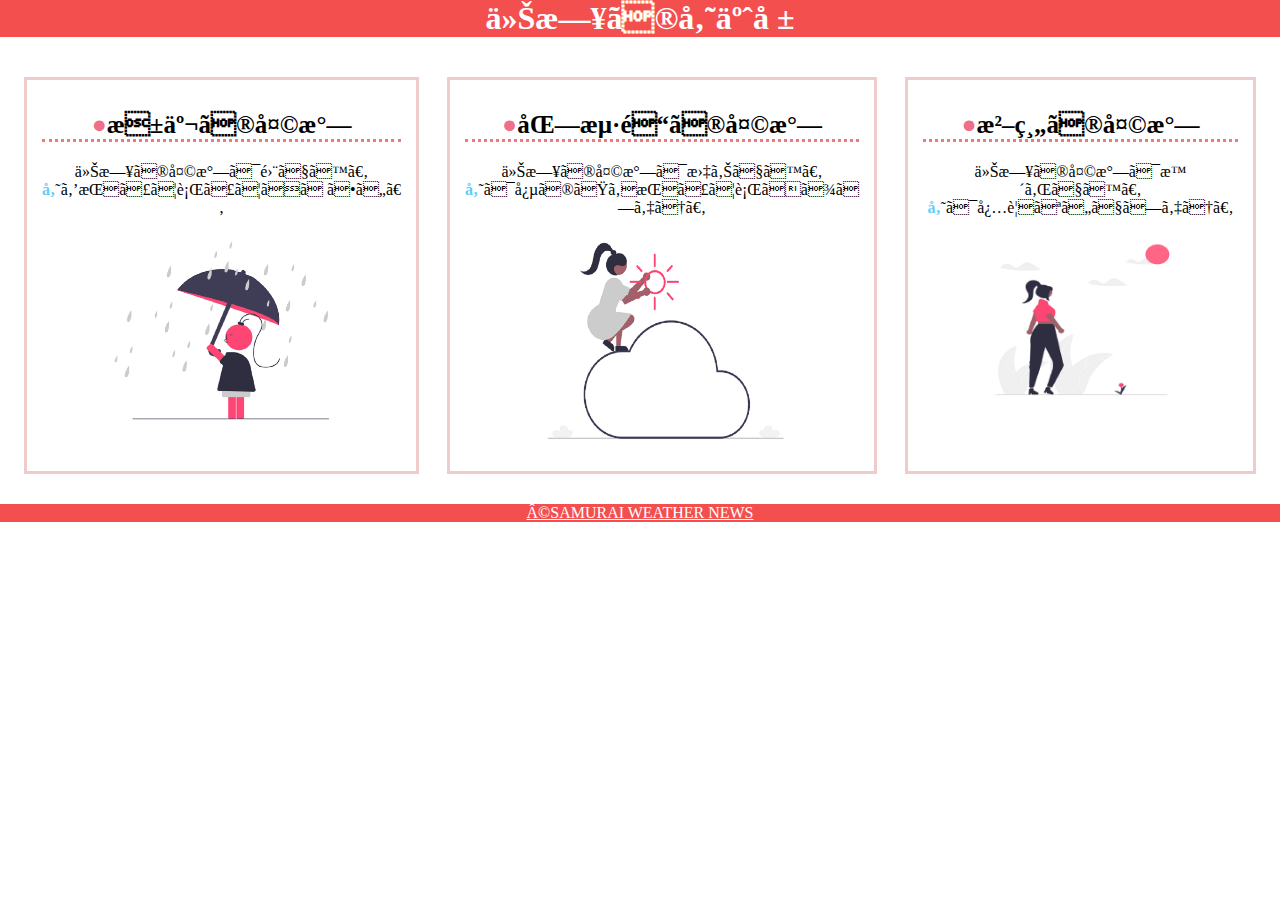
<file: kadai_022/kadai_022.html>
<!DOCTYPE html>
<html>
  <head>
    <title>22章課題</title>
    <meta name="discript" content="このページは22章の課題です。">
    <meta name="charset" content="UTF-8">
    <meta name="viewport" content="width=device-width, initial-scale=1.0">

    <link rel="stylesheet" href="style.css">
  </head>

   <body>
    <header>
      <h1>今日の傘予報</h1>
    </header>

    <main>
      <div id="parent">
        <div class="contents">
          <h2>東京の天気</h2>
          <p>今日の天気は雨です。</p>
          <p>傘を持って行ってください。</p>
          <img src="images/rainy.png" >
        </div>
        <div class="contents">
          <h2>北海道の天気</h2>
          <p>今日の天気は曇りです。</p>
          <p>傘は念のため持って行きましょう。</p>
          <img src="images/cloudy.png" alt="">
        </div>
        <div class="contents">
          <h2>沖縄の天気</h2>
          <p>今日の天気は晴れです。</p>
          <p>傘は必要ないでしょう。</p>
          <img src="images/sunny.png" alt="">
        </div>
      </div>  
    </main>
   </body>
   
    <footer>
      <a href="https://www.sejuku.net/corp/">©SAMURAI WEATHER NEWS</a> 
    </footer>

</html>
</file>
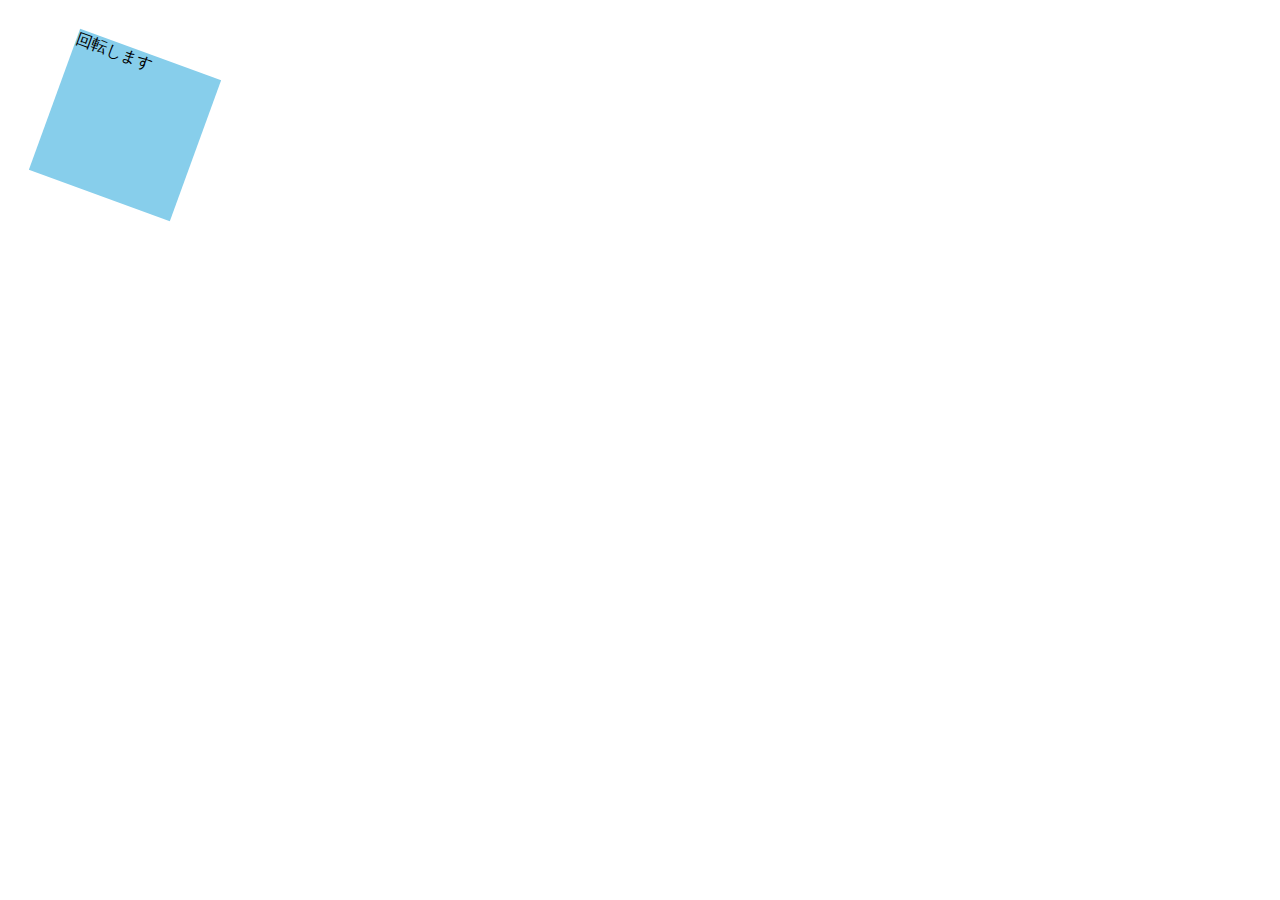
<file: kadai_mdn_css/mdn.html>
<!DOCTYPE html>
<html>

<head>
    <style>
        div {
            position: absolute;
            left: 50px;
            top: 50px;
            width: 150px;
            height: 150px;
            background-color: skyblue;
            transform: rotate(20deg);
        }
    </style>
</head>

<body>
    <div>
        回転します
    </div>

</body>

</html>
</file>
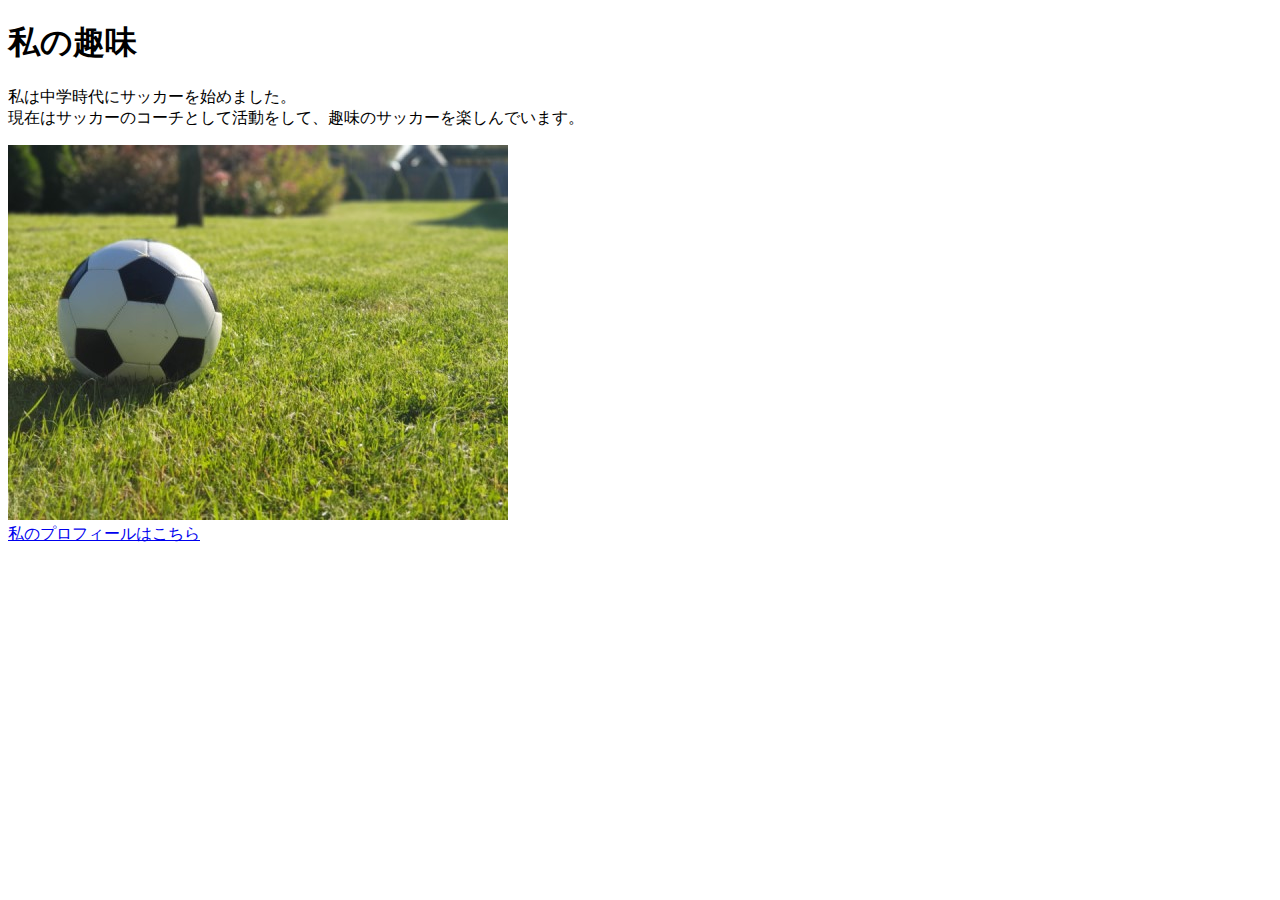
<file: kadai_005/html/kadai_005.html>
<!DOCTYPE html>                                                      
<html>                                                               
<head>                                                               
  <title>5章課題</title>                                             
  <meta name="description" content="このページは5章の課題です。">               
  <meta charset="utf-8">                                            
</head>                                                              
<body>                                                               
   <header>                                                             
     <h1>私の趣味</h1>                                                   
   </header>
    <main>
     <p>私は中学時代にサッカーを始めました。<br>現在はサッカーのコーチとして活動をして、趣味のサッカーを楽しんでいます。</p>
     <img src="../images/sample.jpg">
     <br><a href="https://twitter.com/samuraijuku">私のプロフィールはこちら</a>
    </main>
                                                              
</body>                                                              
</html>
</file>
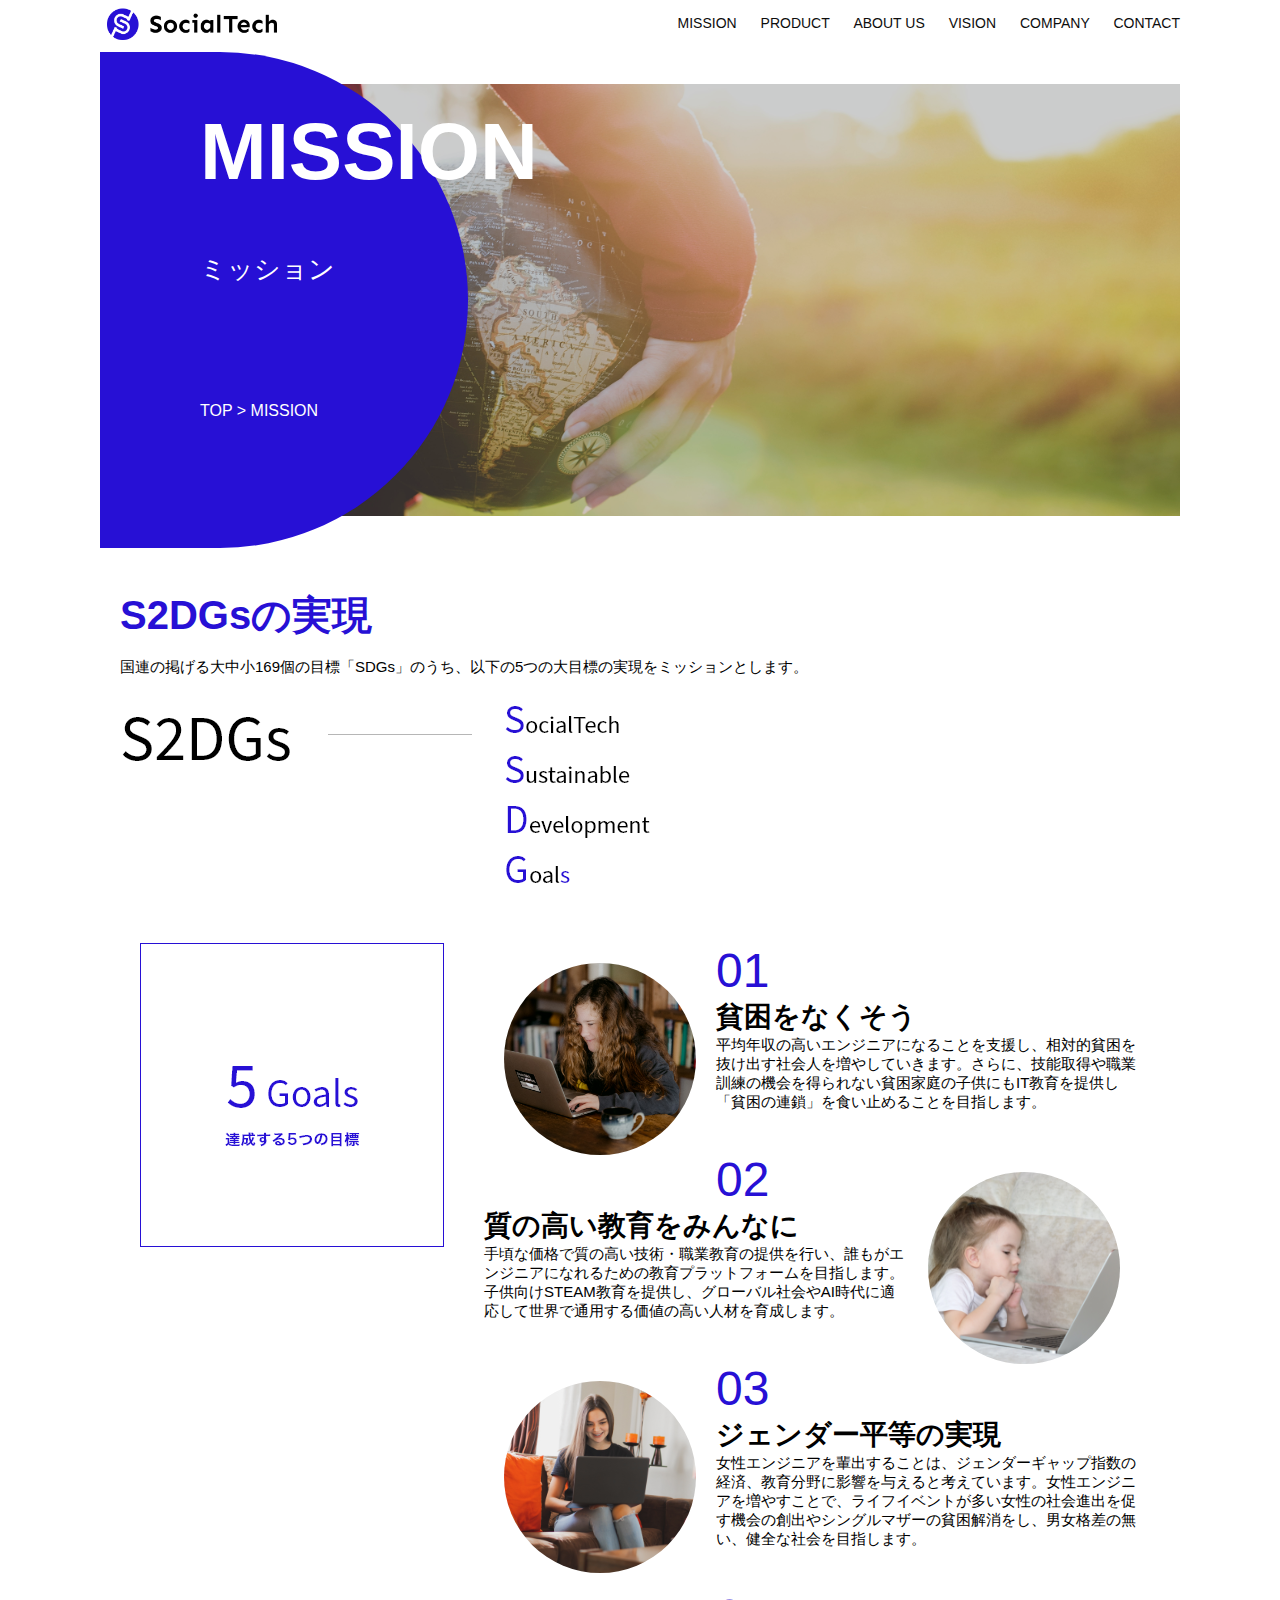
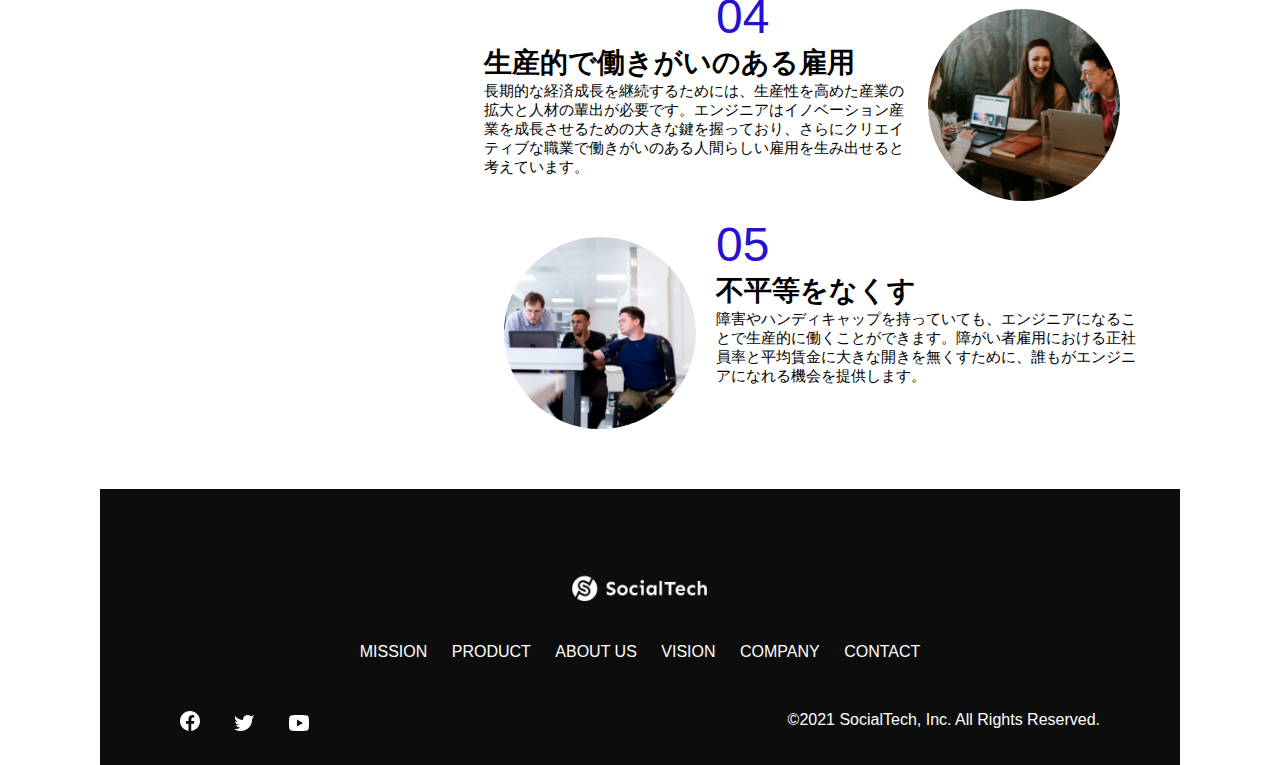
<file: kadai_tutorial_output/socialtech/mission.html>
<!DOCTYPE html>
<html>
  <head>
    <title>SocialTech - MISSION ミッション -</title>
    <meta charset="UTF-8">
    <meta name="description" content="SocialTechが目指す5つの目標（S2DGs）を紹介します">
    <meta name="viewport" content="width=device-width, initial-scale=1.0">
    <link rel="stylesheet" href="style.css">
  </head>

  <body>
    <!--ヘッダー-->
    <header>
      <!--ロゴ-->
      <a href="index.html" id="logo"><img src="images/logo.png" alt="トップページに戻る"></a>

        <!-- PC用ナビゲーション -->
      <nav id="nav-pc">
        <a href="mission.html">MISSION</a>
        <a href="product.html">PRODUCT</a>
        <a href="index.html#aboutus">ABOUT US</a>
        <a href="index.html#vision">VISION</a>
        <a href="index.html#company">COMPANY</a>
        <a href="index.html#contact">CONTACT</a>
      </nav>
        <!-- スマホ用メニューボタン -->
     <img id="menu-sp" src="images/button-menu.png" alt="ナビゲーションを開く" onclick="document.getElementById('nav-sp').style.display = 'block'">
  
        <!-- スマホ用ナビゲーション -->
      <nav id="nav-sp">
        <img id="menu-sp" src="images/button-close.png" alt="ナビゲーションを閉じる" onclick="document.getElementById('nav-sp').style.display = 'block'">
        <a id="logo" href="index.html" onclick="document.getElementById('nav-sp').style.display = 'none'"
        ><img src="images/logo-sp.png" alt="トップページに戻る"></a>

        <a class="menu" href="mission.html" onclick="document.getElementById('nav-sp').style.display = 'none'">MISSION</a>
        <a class="menu" href="product.html" onclick="document.getElementById('nav-sp').style.display = 'none'">PRODUCT</a>
        <a class="menu" href="index.html#aboutus" onclick="document.getElementById('nav-sp').style.display = 'none'">ABOUT US</a>
        <a class="menu" href="index.html#vision" onclick="document.getElementById('nav-sp').style.display = 'none'">VISION</a>
        <a class="menu" href="index.html#company" onclick="document.getElementById('nav-sp').style.display = 'none'">COMPANY</a>
        <a class="menu" href="index.html#contact" onclick="document.getElementById('nav-sp').style.display = 'none'">CONTACT</a>
        <div id="sns">
          <a href="https://www.facebook.com/sejuku2013"><img src="images/button-facebook.png" alt="Facebookのリンク"></a>
          <a href="https://twitter.com/samuraijuku"><img src="images/button-twitter.png" alt="Twitterのリンク"></a>
          <a href="https://www.youtube.com/channel/UCCFOQO5aDK0xXam4cUQXT8g"><img src="images/button-youtube.png" alt="YouTubeのリンク"></a>
        </div>
      </nav>
    </header>
    <main>
      <article>
        <section id="mission-main">
          <div id="mission-title">
            <h1>MISSION</h1>
            <span>ミッション</span>
            <div>TOP > MISSION</div>
          </div>
        </section>

        <section id="mission-s2dgs">
          <h2 class="mission-h2">S2DGsの実現</h2>
          <p>国連の掲げる大中小169個の目標「SDGs」のうち、以下の5つの大目標の実現をミッションとします。</p>
          <img src="images/mission/mission-s2dgs.png" alt="S2DGs">
        </section>

        <section id="mission-5goals">
          <div>
            <img id="s2dgs-image" src="images/mission/mission-5goals.png" alt="5Goals">
          </div>
            <div>
              <div>
               <img class="fivegoals-image-left" src="images/mission/mission-5goals01.png" alt="PCを操作する女の子">
               <span class="fivegoals-number">01</span>
               <h3 class="fivegoals-h3">貧困をなくそう</h3>
               <p class="fivegoals-p">
                 平均年収の高いエンジニアになることを支援し、相対的貧困を抜け出す社会人を増やしていきます。さらに、技能取得や職業訓練の機会を得られない貧困家庭の子供にもIT教育を提供し「貧困の連鎖」を食い止めることを目指します。
               </p>
              </div>

              <div>
                  <img class="fivegoals-image-right" src="images/mission/mission-5goals02.png" alt="PCを見つめる小さい女の子">
                <span class="fivegoals-number">02</span>
                <h3 class="fivegoals-h3">質の高い教育をみんなに</h3>
                <p class="fivegoals-p">
                手頃な価格で質の高い技術・職業教育の提供を行い、誰もがエンジニアになれるための教育プラットフォームを目指します。子供向けSTEAM教育を提供し、グローバル社会やAI時代に適応して世界で通用する価値の高い人材を育成します。
                </p>
              </div>
    
              <div>
                <img class="fivegoals-image-left" src="images/mission/mission-5goals03.png" alt="PCを操作する女性">
                <span class="fivegoals-number">03</span>
                <h3 class="fivegoals-h3">ジェンダー平等の実現</h3>
                <p class="fivegoals-p">
                女性エンジニアを輩出することは、ジェンダーギャップ指数の経済、教育分野に影響を与えると考えています。女性エンジニアを増やすことで、ライフイベントが多い女性の社会進出を促す機会の創出やシングルマザーの貧困解消をし、男女格差の無い、健全な社会を目指します。
                </p>
              </div>
    
              <div>
                <img class="fivegoals-image-right" src="images/mission/mission-5goals04.png" alt="笑顔で話し合う3人の男女">
                  <span class="fivegoals-number">04</span>
                <h3 class="fivegoals-h3">生産的で働きがいのある雇用</h3>
                <p class="fivegoals-p">
                長期的な経済成長を継続するためには、生産性を高めた産業の拡大と人材の輩出が必要です。エンジニアはイノベーション産業を成長させるための大きな鍵を握っており、さらにクリエイティブな職業で働きがいのある人間らしい雇用を生み出せると考えています。
                </p>
              </div>

              <div>
                <img class="fivegoals-image-left" src="images/mission/mission-5goals05.png" alt="障害を持つ男性が生き生きと働く様子">
                  <span class="fivegoals-number">05</span>
                <h3 class="fivegoals-h3">不平等をなくす</h3>
                <p class="fivegoals-p">
                障害やハンディキャップを持っていても、エンジニアになることで生産的に働くことができます。障がい者雇用における正社員率と平均賃金に大きな開きを無くすために、誰もがエンジニアになれる機会を提供します。
                </p>
              </div>
            </div>

      </article>
      <footer>
        <div id="footer-logo">
          <img src="images/logo-sp.png" alt="SocialTech">
        </div>
        <div id="footer-link">
          <a href="mission.html">MISSION</a>
          <a href="product.html">PRODUCT</a>
          <a href="index.html#aboutus">ABOUT US</a>
          <a href="index.html/#vision">VISION</a>
          <a href="index.html/#company">COMPANY</a>
          <a href="index.html/#contact">CONTACT</a>
        </div>
        <div id="sns-footer">
          <a href="https://www.facebook.com/sejuku2013"><img src="images/button-facebook.png" alt="Facebookのリンク"></a>
          <a href="https://twitter.com/samuraijuku"><img src="images/button-twitter.png" alt="Twitterのリンク"></a>
          <a href="https://www.youtube.com/channel/UCCFOQO5aDK0xXam4cUQXT8g"><img src="images/button-youtube.png" alt="YouTubeのリンク"></a>
            <span id="copyright">&copy;2021 SocialTech, Inc. All Rights Reserved. </span>
        </div>
      </footer>
    </main>
  </body>    
</html>
</file>
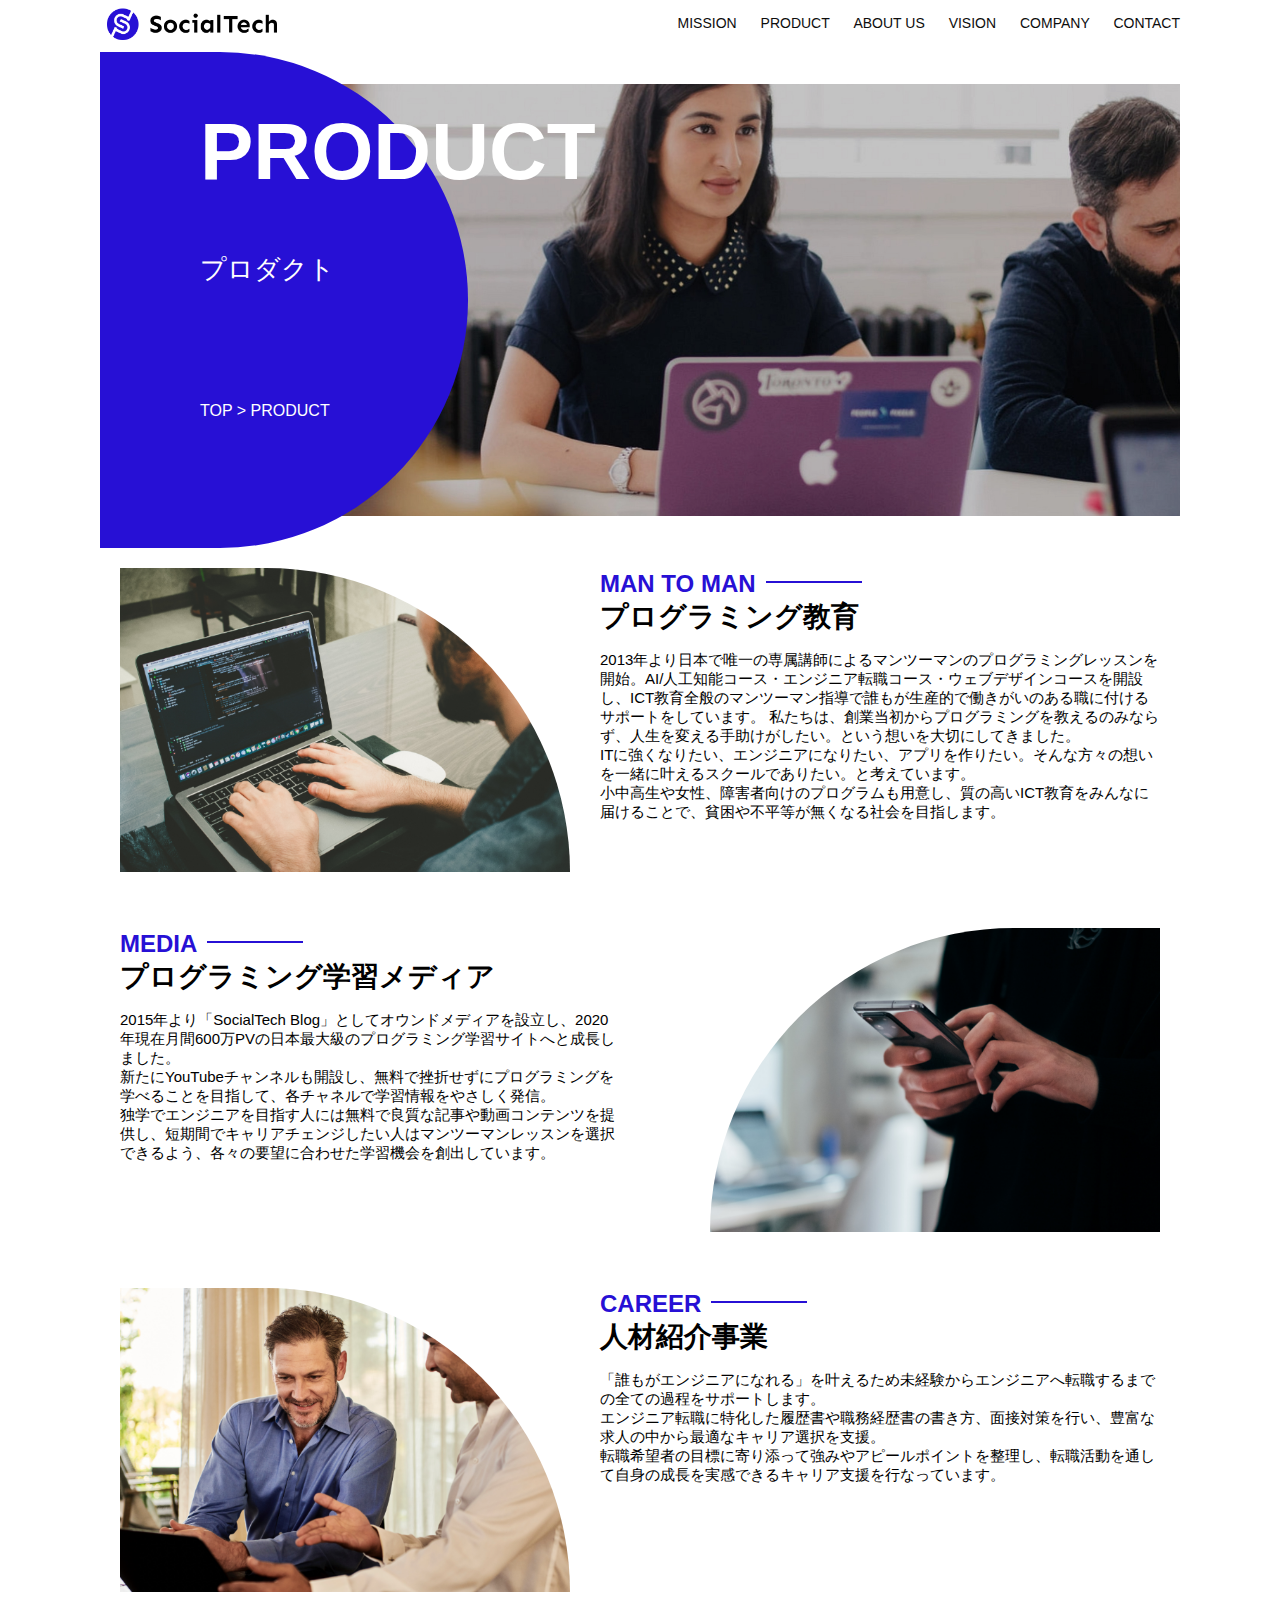
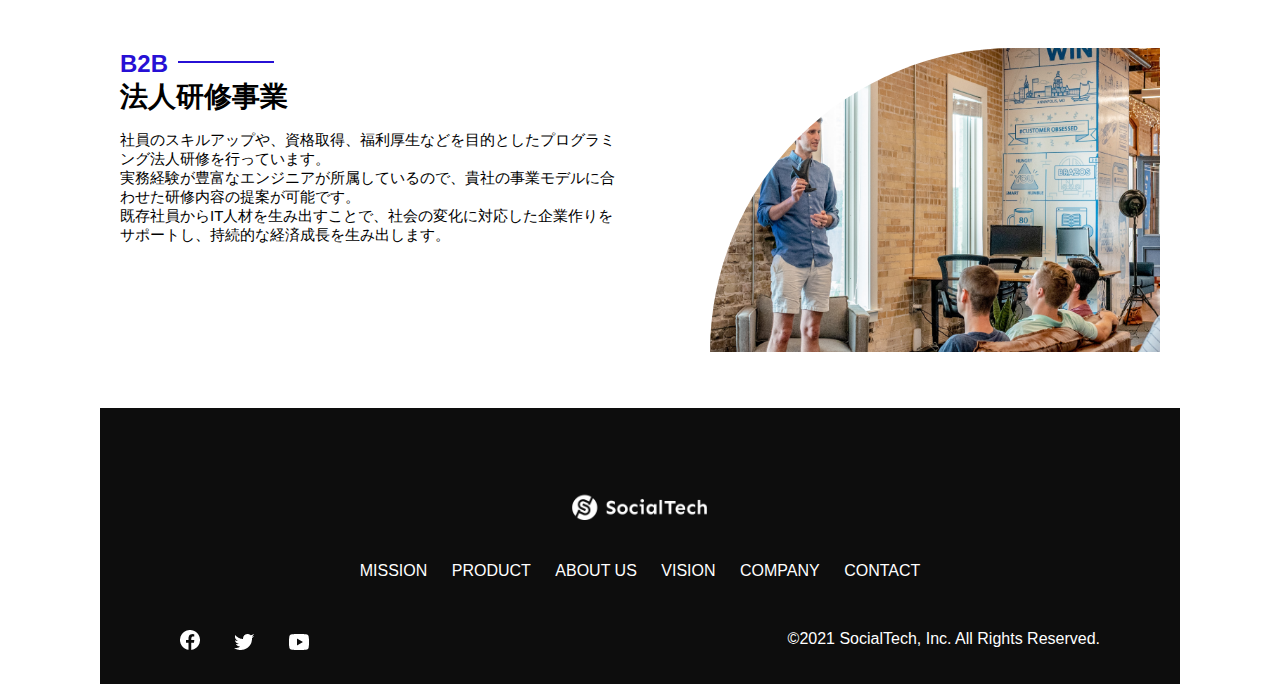
<file: kadai_tutorial_output/socialtech/product.html>
<!DOCTYPE html>
<html>
  <head>
    <title>SocialTech -PRODUCT プロダクト-</title>
    <meta charset="UTF-8">
    <meta name="description" content="SocialTechの4つのプロダクトを紹介します">
    <meta name="viewport" content="width=device-width, initial-scale=1.0">
    <link rel="stylesheet" href="style.css">
  </head>

  <body>
    <!--ヘッダー-->
    <header>
      <!--ロゴ-->
      <a href="index.html" id="logo"><img src="images/logo.png" alt="トップページに戻る"></a>

        <!-- PC用ナビゲーション -->
      <nav id="nav-pc">
        <a href="mission.html">MISSION</a>
        <a href="product.html">PRODUCT</a>
        <a href="index.html#aboutus">ABOUT US</a>
        <a href="index.html#vision">VISION</a>
        <a href="index.html#company">COMPANY</a>
        <a href="index.html#contact">CONTACT</a>
      </nav>
        <!-- スマホ用メニューボタン -->
     <img id="menu-sp" src="images/button-menu.png" alt="ナビゲーションを開く" onclick="document.getElementById('nav-sp').style.display = 'block'">
  
        <!-- スマホ用ナビゲーション -->
      <nav id="nav-sp">
        <img id="menu-sp" src="images/button-close.png" alt="ナビゲーションを閉じる" onclick="document.getElementById('nav-sp').style.display = 'block'">
        <a id="logo" href="index.html" onclick="document.getElementById('nav-sp').style.display = 'none'"
        ><img src="images/logo-sp.png" alt="トップページに戻る"></a>

        <a class="menu" href="mission.html" onclick="document.getElementById('nav-sp').style.display = 'none'">MISSION</a>
        <a class="menu" href="product.html" onclick="document.getElementById('nav-sp').style.display = 'none'">PRODUCT</a>
        <a class="menu" href="index.html#aboutus" onclick="document.getElementById('nav-sp').style.display = 'none'">ABOUT US</a>
        <a class="menu" href="index.html#vision" onclick="document.getElementById('nav-sp').style.display = 'none'">VISION</a>
        <a class="menu" href="index.html#company" onclick="document.getElementById('nav-sp').style.display = 'none'">COMPANY</a>
        <a class="menu" href="index.html#contact" onclick="document.getElementById('nav-sp').style.display = 'none'">CONTACT</a>
        <div id="sns">
          <a href="https://www.facebook.com/sejuku2013"><img src="images/button-facebook.png" alt="Facebookのリンク"></a>
          <a href="https://twitter.com/samuraijuku"><img src="images/button-twitter.png" alt="Twitterのリンク"></a>
          <a href="https://www.youtube.com/channel/UCCFOQO5aDK0xXam4cUQXT8g"><img src="images/button-youtube.png" alt="YouTubeのリンク"></a>
        </div>
      </nav>
    </header>
    <main>
      <article>
        <section id="product-main">
          <div id="product-title">
            <h1>PRODUCT</h1>
            <span>プロダクト</span>
            <div>TOP > PRODUCT</div>
          </div>
        </section>
        <section class="product-section1">
          <img src="images/product/product-mantoman.png" alt="PCでコードを書く男性">
          <div>
            <h2 class="product-h2">MAN TO MAN</h2>
            <h3 class="product-h3">プログラミング教育</h3>
            <p>
              2013年より日本で唯一の専属講師によるマンツーマンのプログラミングレッスンを開始。AI/人工知能コース・エンジニア転職コース・ウェブデザインコースを開設し、ICT教育全般のマンツーマン指導で誰もが生産的で働きがいのある職に付けるサポートをしています。
              私たちは、創業当初からプログラミングを教えるのみならず、人生を変える手助けがしたい。という想いを大切にしてきました。<br>ITに強くなりたい、エンジニアになりたい、アプリを作りたい。そんな方々の想いを一緒に叶えるスクールでありたい。と考えています。<br>小中高生や女性、障害者向けのプログラムも用意し、質の高いICT教育をみんなに届けることで、貧困や不平等が無くなる社会を目指します。
            </p>
          </div>
        </section>
        <section class="product-section2">
          <div>
            <h2 class="product-h2">MEDIA</h2>
            <h3 class="product-h3">プログラミング学習メディア</h3>
            <p>2015年より「SocialTech
              Blog」としてオウンドメディアを設立し、2020年現在月間600万PVの日本最大級のプログラミング学習サイトへと成長しました。<br>新たにYouTubeチャンネルも開設し、無料で挫折せずにプログラミングを学べることを目指して、各チャネルで学習情報をやさしく発信。<br>独学でエンジニアを目指す人には無料で良質な記事や動画コンテンツを提供し、短期間でキャリアチェンジしたい人はマンツーマンレッスンを選択できるよう、各々の要望に合わせた学習機会を創出しています。
            </p>
          </div>
          <img src="images/product/product-media.png" alt="スマートフォンを操作する人">
        </section>
        <section class="product-section1">
          <img src="images/product/product-career.png" alt="笑顔で話し合う2人の男性">
          <div>
            <h2 class="product-h2">CAREER</h2>
            <h3 class="product-h3">人材紹介事業</h3>
            <p>
              「誰もがエンジニアになれる」を叶えるため未経験からエンジニアへ転職するまでの全ての過程をサポートします。<br>エンジニア転職に特化した履歴書や職務経歴書の書き方、面接対策を行い、豊富な求人の中から最適なキャリア選択を支援。<br>転職希望者の目標に寄り添って強みやアピールポイントを整理し、転職活動を通して自身の成長を実感できるキャリア支援を行なっています。<br>
            </p>
          </div>
        </section>
        <section class="product-section2">
          <div>
            <h2 class="product-h2">B2B</h2>
            <h3 class="product-h3">法人研修事業</h3>
            <p>
              社員のスキルアップや、資格取得、福利厚生などを目的としたプログラミング法人研修を行っています。<br>実務経験が豊富なエンジニアが所属しているので、貴社の事業モデルに合わせた研修内容の提案が可能です。<br>既存社員からIT人材を生み出すことで、社会の変化に対応した企業作りをサポートし、持続的な経済成長を生み出します。
            </p>
          </div>
          <img src="images/product/product-b2b.png" alt="講演中の男性とそれを聴く人々">
        </section>
      </article>
      <footer>
        <div id="footer-logo">
          <img src="images/logo-sp.png" alt="SocialTech">
        </div>
        <div id="footer-link">
          <a href="mission.html">MISSION</a>
          <a href="product.html">PRODUCT</a>
          <a href="index.html#aboutus">ABOUT US</a>
          <a href="index.html/#vision">VISION</a>
          <a href="index.html/#company">COMPANY</a>
          <a href="index.html/#contact">CONTACT</a>
        </div>
        <div id="sns-footer">
        <a href="https://www.facebook.com/sejuku2013"><img src="images/button-facebook.png" alt="Facebookのリンク"></a>
            <a href="https://twitter.com/samuraijuku"><img src="images/button-twitter.png" alt="Twitterのリンク"></a>
         <a href="https://www.youtube.com/channel/UCCFOQO5aDK0xXam4cUQXT8g"><img src="images/button-youtube.png" alt="YouTubeのリンク"></a>
          <span id="copyright">&copy;2021 SocialTech, Inc. All Rights Reserved. </span>
        </div>
      </footer>
    </main>
</body>    
</html>
</file>
<file: kadai_012/style.css>
/* PC、スマホ共通スタイル */
body {
  font-family: "Source Sans Pro", "Hiragino Kaku Gothic ProN", Meiryo, Arial,
    sans-serif;
}

p {
  font-size: 15px;
}

/*================
PC用のスタイル 
=================*/
/* 横幅設定 */
body {
  max-width: 1080px;
  min-width: 960px;
  margin: 0 auto;
}

/* ヘッダー */
header {
  display: flex;
  justify-content: space-between;
}

/* ナビゲーションのレイアウト */
#nav-pc {
  text-align: right;
  font-size: 14px;
  padding-top: 15px;
}

/* ナビゲーションのリンクの装飾設定 */
#nav-pc>a {
  text-decoration: none;
  margin-left: 20px;
}

#nav-pc>a:link {
  color: #0d0d0d;
}

#nav-pc>a:visited {
  color: #0d0d0d;
}

#nav-pc>a:hover {
  color: #0d0d0d;
  text-decoration: underline;
}

#nav-pc>a:active {
  color: #0d0d0d;
}

/* メインビジュアル*/
#main-visual {
  position: relative;
  height: 400px;
}

#main-message {
  position: absolute;
  top: 0;
  left: 0;
  background-color: #2710d5;
  color: #ffffff;
  border-radius: 0 0 476px 0;
  max-width: 620px;
  height: 100%;
  width: 100%;
  z-index: 11;
}

#main-message>h1 {
  font-size: 60px;
  font-weight: bold;
  margin: 100px 0 0 50px;
}

#main-message>p {
  font-size: 28px;
  margin: 0 0 0 50px;
}

#main-visual>img {
  max-width: 620px;
  border-radius: 476px 0 0 0;
  position: absolute;
  top: 0;
  right: 0;
  z-index: 10;
}

/* 見出し */
h2 {
  margin: 40px 0 0 0;
}

h2::after {
  content: url("images/line.png");
  margin-left: 10px;
}

h3 {
  font-size: 27px;
}

/* ミッション */
#mission {
  margin: 80px auto 80px auto;
  width: 100%;
}

#mission-flex {
  width: 100%;
  display: flex;
}

#mission-flex>div {
  width: 50%;
  margin: 20px;
}

#mission-photo {
  width: 100%;
}

#s2dgs {
  margin-top: 50px;
}

/* プロダクト */
#product {
  background-color: #fafafa;
  width: 100%;
  margin: 80px 0 80px 0;
  padding: 10px 40px 0px 40px;
}

/* 外枠 */
#product>div {
  margin-top: 40px;
  display: flex;
}

/* 左のカラム */
#product-left {
  width: 50%;
  margin-right: 20px;
}

/* 右のカラム */
#product-right {
  width: 50%;
  margin-left: 20px;
  margin-top: 80px;
}

/* 画像＋説明の枠 */
#product-left>div {
  position: relative;
  height: 480px;
  margin-right: 20px;
}

#product-right>div {
  position: relative;
  height: 480px;
  margin-left: 20px;
}

/* 画像 */
.product-photo {
  width: 100%;
}

/* 説明文の枠 */
.product-explain {
  background-color: #ffffff;
  position: absolute;
  left: 0;
  top: 280px;
  margin: 0 40px 0 40px;
  padding: 20px;
  box-shadow: 5px 5px 10px rgba(0, 0, 0, 0.05);
}

/* 説明文の英語 */
.product-explain>span {
  color: #2710d5;
  font-weight: bold;
  font-size: 16px;
  margin: 0;
}

/* 説明文の見出し */
.product-explain>h3 {
  margin: 5px 0 5px 0;
}

/* 説明文 */
.product-explain>p {
  margin: 0;
}

/* 「もっとみる」ボタン */
#product-more {
  margin: 0 auto -42px auto;
}

/* ABOUT US */
#aboutus {
  margin: 80px auto 80px auto;
}

/* 3つの組織文化と画像を入れる枠 */
#aboutus>div {
  display: flex;
}

/* 画像 */
.culture-img {
  width: 100%;
  align-self: flex-start;
}

.culture-img2 {
  margin-top: 50px;
  width: 100%;
}

/* 3つの組織文化の表 */
.culture-table {
  max-width: 500px;
  margin-right: 50px;
}

/* 番号 */
.culture-num {
  font-size: 80px;
  color: #2710d5;
  margin: 0 20px 0 0;
}

/* 組織文化英語 */
.culture-en {
  color: #2710d5;
  font-weight: bold;
  font-size: 24px;
  display: block;
}

/* 組織文化日本語 */
.culture-jp {
  font-size: 28px;
  font-weight: bold;
}

/* 説明文 */
.culture-description {
  margin: 0;
}

/* ビジョン */
#vision {
  margin: 80px auto 80px auto;
}

/* セクション内の外枠 */
#vision>div {
  width: 100%;
  display: flex;
  justify-content: space-between;
  flex-wrap: wrap;
}

/* 7つの行動指針の枠 */
.vision-box {
  width: 300px;
  height: 300px;
  margin-bottom: 30px;
  position: relative;
}

.vision-box>img {
  width: 100%;
  height: auto;
  position: absolute;
  top: 0;
  left: 0;
  z-index: 30;
}

.vision-box>span {
  position: absolute;
  top: 0;
  left: 0;
  z-index: 31;
  margin-right: 20px;
}

.vision-box>span>h4 {
  color: #2710d5;
  font-size: 19px;
  margin: 80px 0 0 0;
  Ï
}

.vision-box>span>h4::first-letter {
  font-size: 40px;
}

.vision-box>span>h5 {
  font-size: 20px;
  margin: 0 0 0 0;
}

.vision-box>span>p {
  margin: 10px 0 0 0;
}

/* 導入企業 */
#cases{
  margin: 40px 0;
  width: 100%;
}

ul{
  display: flex;
  list-style: none;
}

.case-card{
  width: 33%;
  margin: 20px;
  background-color: #ffffff;
  min-height: 400px;
  box-shadow: 5px 5px 15px rgba(0, 0, 0, 0.2);
}
 
.case-img{
  width: 100%;
}

.case-info{
  padding: 10px 20px;
}

.case-name{
  color: #2710d5;
  font-size: 19px;
}

.case-content{
  font-size: 14px;
}


/* 会社概要 */
#company {
  margin: 80px auto 80px auto;
}

#company-table {
  width: 100%;
}

.tableheader {
  text-align: left;
  padding: 20px;
  border-bottom-color: #2710d5;
  border-bottom-width: 1px;
  border-bottom-style: solid;
  width: 100px;
}

.tableheader-first {
  text-align: left;
  padding: 20px;
  border-bottom-color: #2710d5;
  border-bottom-width: 1px;
  border-bottom-style: solid;
  border-top-color: #2710d5;
  border-top-width: 1px;
  border-top-style: solid;
  width: 100px;
}

.cell {
  padding: 30px;
  border-bottom-color: #ececec;
  border-bottom-width: 1px;
  border-bottom-style: solid;
}

.cell-first {
  padding: 30px;
  border-bottom-color: #ececec;
  border-bottom-width: 1px;
  border-bottom-style: solid;
  border-top-color: #ececec;
  border-top-width: 1px;
  border-top-style: solid;
}

#company>iframe {
  width: 100%;
  height: 368px;
  margin-top: 40px;
}

/* お問い合わせ */
#contact {
  margin: 80px auto 80px auto;
}

/* 外枠 */
#contact>form>div {
  display: flex;
  flex-direction: row;
  flex-wrap: wrap;
  padding-bottom: 30px;
}

/* 左列の見出し */
.contact-heading {
  width: 240px;
  align-self: center;
}

/* 見出しのラベル */
.contact-label {
  font-weight: bold;
}

/* 必須 */
.contact-span {
  color: #ce2222;
  margin: 0 0 0 20px;
  font-weight: bold;
}

/* テキストボックス */
.contact-textbox {
  border-top: 0;
  border-left: 0;
  border-right: 0;
  border-bottom-width: 1px;
  border-bottom-color: #707070;
  border-bottom-style: solid;
  background-color: #fafafa;
  width: 400px;
  height: 56px;
}

/* お問い合わせ内容のテキストエリア */
.contact-textarea {
  border-top: 0;
  border-left: 0;
  border-right: 0;
  border-bottom-width: 1px;
  border-bottom-color: #707070;
  border-bottom-style: solid;
  background-color: #fafafa;
  width: 400px;
  height: 200px;
}

/* 個人情報の取り扱い */
details {
  width: 700px;
}

details>div {
  background-color: #fafafa;
  padding: 20px;
}

details>div>span {
  font-weight: bold;
}

/* フッター */
footer {
  background-color: #0d0d0d;
  text-align: center;
  padding: 80px 80px 30px 80px;
}

#footer-logo {
  margin-bottom: 30px;
}

#footer-link {
  margin-bottom: 50px;
}
#footer-link > a {
  text-decoration: none;
  margin: 10px;
}
#footer-link > a:link {
  color: #ffffff;
}
#footer-link > a:visited {
  color: #ffffff;
}
#footer-link > a:hover {
  color: #ffffff;
  text-decoration: underline;
}
#footer-link > a:active {
  color: #ffffff;
}

#sns-footer {
  text-align: left;
  width: 100%;
}

#sns-footer > a {
  margin-right: 30px;
}

#copyright {
  color: #ffffff;
  float: right;
}
</file>
<file: kadai_013/style.css>
/* PC、スマホ共通スタイル */
body {
  font-family: "Source Sans Pro", "Hiragino Kaku Gothic ProN", Meiryo, Arial,
    sans-serif;
}

p {
  font-size: 15px;
}

#main-visual>img {
  width: 100%;
}

/*================
PC用のスタイル 
=================*/
@media screen and (min-width: 768px) {
  /* 横幅設定 */
  body {
    max-width: 1080px;
    min-width: 960px;
    margin: 0 auto 0 auto;
  }

  /* スマホ用ナビを非表示 */
  #menu-sp{
    display: none;
  }
  
  #nav-sp{
    display: none;
  }

  /* ヘッダー */
  header {
    display: flex;
    justify-content: space-between;
  }

  /* ナビゲーションのレイアウト */
  #nav-pc {
    text-align: right;
    font-size: 14px;
    padding-top: 15px;
  }

  /* ナビゲーションのリンクの装飾設定 */
  #nav-pc>a {
    text-decoration: none;
    margin-left: 20px;
  }

  #nav-pc>a:link {
    color: #0d0d0d;
  }

  #nav-pc>a:visited {
    color: #0d0d0d;
  }

  #nav-pc>a:hover {
    color: #0d0d0d;
    text-decoration: underline;
  }

  #nav-pc>a:active {
    color: #0d0d0d;
  }
}

/*================
スマホ用のスタイル 
=================*/
@media screen and (max-width: 767px) {
body{
  min-width: 375px;
  margin: 0;
}

#nav-pc{
  display: none;
}

#menu-sp{
  float: right;
  padding: 0;
}

#nav-sp{
  background-color: #ce933e;
  position: absolute;
  left: 0;
  top: 0;
  height: 100%;
  width: 100%;
  display: none;
  z-index: 100;
}

#close{
  position: absolute;
  top: 20px;
  right: 20px;
}

#logo-sp{
  margin: 80px 0px 30px 20px;
}

#nav-sp> a{
display: block;
}

#nav-sp> a:link{
  color: #ffffff;
}

#nav-sp> a:visited{
  color: #ffffff;
}

#nav-sp> a:hover{
  color: #ffffff;
  text-decoration: underline;
}

#nav-sp> a:active{
  color: #ffffff;
}

#nav-sp> .menu{
  text-decoration: none;
  display: block;
  margin: 0 20px;
  height: 44px;
  font-size: 16px;
  background-image: url(images/arrow.png);
  background-repeat: no-repeat;
  background-position: right top;
}
}
</file>
<file: kadai_tutorial_output/socialtech/style.css>
/* PC、スマホ共通スタイル */
body {
  font-family: "Source Sans Pro", "Hiragino Kaku Gothic ProN", Meiryo, Arial, sans-serif;
}
 
p {
  font-size: 15px;
}

/*================
 PC用のスタイル 
=================*/
/* 画面幅が768px以上のとき */
@media screen and (min-width: 768px) {
  /* PC用のスタイルを指定する */

/*横幅設定*/
body {
  max-width: 1080px;
  min-width: 960px;
  margin: 0 auto;
}

/* ヘッダー */
header {
  display: flex;
  justify-content: space-between;
}

/* ナビゲーションのレイアウト */
#nav-pc {
  text-align: right;
  font-size: 14px;
  padding-top: 15px;
}

/* ナビゲーションのリンクの装飾設定 */
#nav-pc > a {
  text-decoration: none;
  margin-left: 20px;
}
#nav-pc > a:link {
  color: #0d0d0d;
}
#nav-pc > a:visited {
  color: #0d0d0d;
}
#nav-pc > a:hover {
  color: #0d0d0d;
  text-decoration: underline;
}
#nav-pc > a:active {
  color: #0d0d0d;
}

/* スマホ用ナビを非表示 */
#nav-sp{
  display: none;
}

#menu-sp {
  display: none;
}


/* メインビジュアル*/
#main-visual {
  position: relative;
  height: 400px;
}

#main-message {
  position: absolute;
  top: 0;
  left: 0;
  background-color: #2710d5;
  color: #ffffff;
  border-radius: 0 0 476px 0;
  max-width: 620px;
  height: 100%;
  width: 100%;
  z-index: 11;
}
#main-message > h1 {
  font-size: 60px;
  font-weight: bold;
  margin: 100px 0 0 50px;
}
#main-message > p { 
  font-size: 28px;
  margin: 0 0 0 50px;
}
#main-visual > img {
  max-width: 620px;
  border-radius: 476px 0 0 0;
  position: absolute;
  top: 0;
  right: 0;
  z-index: 10;
}

/* 見出し */
h2 {
  margin: 40px 0 0 0;
}

h2::after {
  content: url("images/line.png");
  margin-left: 10px;
}

h3 {
  font-size: 27px;
}

/* ミッション */
#mission {
  margin: 80px auto 80px auto;
  width: 100%;
}

#mission-flex {
  width: 100%;
  display: flex;
}

#mission-flex > div {
  width: 50%;
  margin: 20px;
}

#mission-photo {
  width: 100%;
}

#s2dgs {
  margin-top: 50px;
  width: 100%;
}

/* プロダクト */
#product {
  background-color: #fafafa;
  margin: 80px 0 80px 0;
  padding: 10px 40px 0px 40px;
}

/* 外枠 */
#product > div {
  margin-top: 40px;
  display: flex;
}

/* 左のカラム */
#product-left {
  width: 50%;
  margin-right: 20px;
}

/* 右のカラム */
#product-right {
  width: 50%;
  margin-left: 20px;
  margin-top: 80px;
}

/* 画像＋説明の枠 */
#product-left > div {
  position: relative;
  height: 480px;
  margin-right: 20px;
}

#product-right > div {
  position: relative;
  height: 480px;
  margin-left: 20px;
}
/* 画像 */
.product-photo {
  width: 100%;
}

/*説明文の枠*/
.product-explain {
  background-color: #ffffff;
  position: absolute;
  left: 0;
  top: 280px;
  margin: 0px 40px;
  padding: 20px;
  box-shadow: 5px 5px 10px rgba(0, 0, 0, 0.05);
}

/*説明文の英語*/
.product-explain >span{
  color: #2710d5;
  font-weight: bold;
  font-size: 16px;
  margin: 0;
}

/*説明文の見出し*/
.product-explain >h3 {
  font-size: 20px;
  margin: 5px 0;
}

/*説明文*/
.product-explain >p {
  font-size: 14px;
  margin: 0;
}

/*もっと見るボタン*/
#product-more {
  margin: 0 auto -42px auto;
}

/*ABOUT US*/
#aboutus {
  margin: 80px auto;
}

/* 3つの組織文化と画像を入れる枠 */
#aboutus > div {
  display: flex;
}

.culture-img{
  width: 100%;
  align-self: flex-start;
}

.culture-img2 {
  margin-top: 50px;
  width: 100%;
}

/* 3つの組織文化の表 */
.culture-table {
  max-width: 500px;
  margin-right: 50px;
}

/* 番号 */
.culture-num {
  font-size: 80px;
  color: #2710d5;
  margin-right: 20px;
}

/*組織文化英語*/
.culture-en {
  color: #2710d5;
  font-weight: bold;
  font-size: 24px;
  display: block;
}

/*組織文化日本語*/
.culture-jp {
  font-size: 28px;
  font-weight: bold;
}

/*説明文*/
.culture-descripion {
  margin: 0;
}

/* ビジョン */
#vision{
  margin: 80px auto;
}

/* セクション内の外枠 */
#vision >div{
  width: 100%;
  display: flex;
  justify-content: space-between;
  flex-wrap: wrap;
}

/* ７つの行動指針の枠*/
.vision-box{
  width: 300px;
  height: 300px;
  margin-bottom: 30px;
  position: relative;
}

.vision-box >img{
  width: 100%;
  height: auto;
  position: absolute;
  top: 0;
  left: 0;
  z-index: 30;
}

.vision-box >span{
  position: absolute;
  top: 0;
  left: 0;
  z-index: 31;
  margin-right: 20px;
}

.vision-box >span >h4{
  color: #2710d5;
  font-size: 19px;
  margin-top: 80px;
}

.vision-box >span >h4::first-letter{
  font-size: 40px;
}



.vision-box > span > h5 {
  font-size: 20px;
  margin: 0;
}

.vision-box > span > p {
  margin-top: 10px;
}
 /*会社概要*/
 #company{
  margin: 80px auto;
 }

 #company-table{
  width: 100%;
 }

.tableheader{
  text-align: left;
  padding: 20px;
  border-bottom: #2710d5 1px solid;
  width: 100px;
}

.tableheader-first{
  text-align: left;
  padding: 20px;
  border-bottom: #2710d5 1px solid;
  width: 100px;
  border-top: #2710d5 1px solid;
}

.cell{
  padding: 30px;
  border-bottom: #ececec 1px solid;
}

.cell-first{
  padding: 30px;
  border-bottom: #ececec 1px solid;
  border-top: #ececec 1px solid;
}

#company >iframe{
  width: 100%;
  height: 368px;
  margin-top: 40px;
}

/* お問い合わせ */
#contact{
  margin: 80px auto;
}

/* 外枠 */
#contact >form >div{
  display: flex;
  flex-direction: row;
  flex-wrap: wrap;
  padding-bottom: 30px;
}

/* 左列の見出し */
.contact-heading{
  width: 240px;
  align-self: center;
}

/* 見出しのラベル */
.contact-label{
  font-weight: bold;
}

/* 必須 */
.contact-span{
  color: #ce2222;
  margin-left: 20px;
  font-weight: bold;
}

/* テキストボックス */
.contact-textbox{
  border-top: 0;
  border-left: 0;
  border-right: 0;
  border-bottom: 1px #707070 solid;
  background-color: #fafafa;
  width: 400px;
  height: 56px;
}

/* お問い合わせ内容のテキストエリア */
.contact-textarea{
  border-top: 0;
  border-left: 0;
  border-right: 0;
  border-bottom: 1px #707070 solid;
  background-color: #fafafa;
  width: 400px;
  height: 200px;
}

/* 個人情報の取り扱い */
details{
  width: 700px;
}

details >div{
  background-color: #fafafa;
  padding: 20px;
}

details >div >span{
  font-weight: bold;
}

/* フッター */
footer{
  background-color: #0d0d0d;
  text-align: center;
  padding: 80px 80px 30px 80px;
}

#footer-logo{
  margin-bottom: 30px;
}

#footer-link{
  margin-bottom: 50px;
}

#footer-link >a{
  text-decoration: none;
  margin: 10px;
}

#footer-link >a:link{
  color: #ffffff;
}

#footer-link >a:visited{
  color: #ffffff;
}

#footer-link >a:hover{
  color: #ffffff;
  text-decoration: underline;
}

#footer-link >a:active{
  color: #ffffff;
}

#sns-footer{
  text-align: left;
  width: 100%;
}

#sns-footer >a{
  margin-right: 30px;
}

#copyright{
  color: #ffffff;
  float: right;
}

/* mission.html用スタイル */
   /* ミッションのメインビジュアル */
   #mission-main {
    height: 496px;
    width: 100%;
    background-image: url("images/mission/mission-main.png");
    background-repeat: no-repeat;
    background-position-y: center;
  }

  #mission-title {
    background-color: #2710d5;
    width: 368px;
    color: #ffffff;
    height: 496px;
    border-radius: 0 248px 248px 0;
    position: relative;
  }

  #mission-title > h1 {
    position: absolute;
    top: 0;
    left: 100px;
    font-size: 80px;
  }

  #mission-title > span {
    position: absolute;
    top: 200px;
    left: 100px;
    font-size: 26px;
  }

  #mission-title > div {
    position: absolute;
    top: 350px;
    left: 100px;
    font-size: 16px;
  }

  #mission-s2dgs {
    width: 100%;
    margin: 20px;
  }

  .mission-h2 {
    color: #2710d5;
    font-size: 40px;
  }

  .mission-h2::after {
    content: none;
  }

  #mission-5goals {
    margin: 20px;
    display: flex;
  }

  #mission-5goals > div {
    flex-grow: 1;
    padding: 20px;
  }

  #mission-5goals > div > div {
    margin-bottom: 40px;
  }

  .fivegoals-image-right {
    float: right;
    margin: 20px;
  }

  .fivegoals-image-left {
    float: left;
    margin: 20px;
  }

  .fivegoals-number {
    color: #2710d5;
    font-size: 48px;
    margin: 0;
  }

  .fivegoals-h3 {
    font-size: 28px;
    margin: 0;
  }

  .fivegoals-p {
    margin: 0;
  }

  /* プロダクトページ */
#product-main {
  height: 496px;
  width: 100%;
  background-image: url("images/product/product-main.png");
  background-repeat: no-repeat;
  background-position-y: center;
}

#product-title {
  background-color: #2710d5;
  width: 368px;
  color: #ffffff;
  height: 496px;
  border-radius: 0 248px 248px 0;
  position: relative;
}
#product-title > h1 {
  position: absolute;
  top: 0;
  left: 100px;
  font-size: 80px;
}

#product-title > span {
  position: absolute;
  top: 200px;
  left: 100px;
  font-size: 26px;
}

#product-title > div {
  position: absolute;
  top: 350px;
  left: 100px;
  font-size: 16px;
}

/* セクション1 */
.product-section1 {
  position: relative;
  margin: 20px;
  height: 340px;
}

.product-section1 > img {
  position: absolute;
  top: 0;
  left: 0;
  width: 450px;
  margin: 0 40px 30px 0;
  border-radius: 0 432px 0 0;
}

.product-section1 > div {
  position: absolute;
  top: 0;
  left: 480px;
}

/* セクション2 */
.product-section2 {
  position: relative;
  margin: 20px;
  height: 340px;
}

.product-section2 > img {
  position: absolute;
  top: 0;
  right: 0;
  width: 450px;
  margin: 0 0 30px 40px;
  border-radius: 432px 0 0 0;
}

.product-section2 > div {
  width: 500px;
  position: absolute;
  top: 0;
  left: 0;
}

.product-h2 {
  color: #2710d5;
  font-size: 24px;
  margin: 0;
}

.product-h3 {
  font-size: 28px;
  margin: 0;
}


}






/*====================
  スマートフォン用のスタイル
  =====================*/
  @media screen and (max-width: 767px) {
    body {
      min-width: 375px;
      margin: 0;
    }
  
    /* PC用ナビゲーション非表示 */
    #nav-pc {
      display: none;
    }
  
    /* ハンバーガーメニュー */
    #menu-sp {
      float: right;
      padding: 0;
    }
    /* スマホ用ナビゲーションの表示切替 */
    /* 初期状態、レイアウトと非表示設定 */
    #nav-sp{
      background-color: #2710d5;
      position: absolute;
      top: 0;
      left: 0;
      width: 100%;
      height: 100%;
      display: none;
      z-index: 100;
    }

    /* ×ボタン */
   #close {
    position: absolute;
    top: 20px;
    right: 20px;
  }

  /* ナビゲーションメニュー用ロゴ */
  #logo-sp {
    margin: 80px 0 30px 20px;
  }
  
    /* ナビゲーションのリンクの装飾設定 */
    #nav-sp >a{
      display: block;
    }
    
    #nav-sp > a:link {
      color: #ffffff;
    }

    #nav-sp > a:visited {
      color: #ffffff;
    }

    #nav-sp > a:hover {
      color: #ffffff;
      text-decoration: underline;
    }

    #nav-sp > a:active {
      color: #ffffff;
    }

    #nav-sp > .menu {
      text-decoration: none;
      display: block;
      margin: 0 20px 0 20px;
      height: 44px;
      font-size: 16px;
      background-image: url("images/arrow.png");
      background-repeat: no-repeat;
      background-position: right top;
    }
    
    #sns {
      position: absolute;
      bottom: 20px;
      left: 20px;
    }

    #sns > a {
      margin-right: 30px;
    }

  /* メインビジュアル */
  #main-visual {
    position: relative;
    height: 470px;
    width: 100%;
    overflow: hidden;
  }
  #main-visual > div {
    position: absolute;
    top: 0;
    left: 0;
    background-color: #2710d5;
    color: white;
    border-radius: 0 0 476px 0;
    text-align: center;
    height: 280px;
    width: 100%;
    z-index: 11;
  }
  #main-visual > div > h1 {
    font-size: 28px;
    margin: 90px 0 0 0;
  }

  #main-visual > div > p {
    margin: 0;
  }

  #main-visual > img {
    width: 100%;
    border-radius: 476px 0 0 0;
    z-index: 10;
    position: absolute;
    bottom: 0;
    right: 0;
  }

  /* 見出し */
  h2::after {
    content: url("images/line.png");
    margin-left: 10px;
  }

  h3 {
    font-size: 24px;
    margin: 10px 0 0 0;
  }

  /* ミッション */
  #mission {
    margin: 20px;
  }

  #mission-photo {
    width: 100%;
  }

  #s2dgs {
    width: 100%;
  }

  * ビジョン */
   #vision {
     margin: 80px 20px;
   }
 
   .vision-box {
     width: 300px;
     height: 300px;
     margin-bottom: 30px;
     position: relative;
   }
 
   .vision-box > img {
     width: 100%;
     height: auto;
     position: absolute;
     top: 0;
     left: 0;
     z-index: 30;
   }

   .vision-box > span {
    position: absolute;
    top: 0;
    left: 0;
    z-index: 31;
    margin-right: 20px;
  }

  .vision-box > span > h4 {
    color: #2710d5;
    font-size: 19px;
    margin-top: 60px;
  }

  .vision-box > span > h5 {
    font-size: 20px;
    margin: 0;
  }
  .vision-box > span > p {
    margin-top: 10px;
  }
  
  /* 会社概要 */
  #company {
    margin: 0 20px;
  }

  #company > h3 {
    margin-bottom: 20px;
  }

  #company > table {
    width: 100%;
  }

  .tableheader-first {
    text-align: left;
    padding: 20px;
    border-bottom-color: #2710d5 1px solid;
    border-top-color: #2710d5 1px solid;
    width: 50px;
  }
  .tableheader {
    text-align: left;
    padding: 20px;
    border-bottom-color: #2710d5 1px solid;
    width: 50px;
  }

  .cell {
    padding: 20px;
    border-bottom-color: #ececec 1px solid;
  }
  .cell-first {
    padding: 20px;
    border-bottom-color: #ececec;
    border-bottom-width: 1px;
    border-bottom-style: solid;
    border-top-color: #ececec 1px solid;
  }

  #company > iframe {
    width: 100%;
    height: 240px;
    margin-top: 40px;
  }

  /* お問い合わせ */
  #contact {
    margin: 80px 20px;
  }

  #contact > h3 {
    margin-bottom: 20px;
  }

  #contact > form > div {
    margin-bottom: 20px;
  }

  .contact-heading {
    margin-bottom: 20px;
  }

  /* ラベル */
  .contact-label {
    font-weight: bold;
  }

  /* 必須 */
  .contact-span {
    color: #ce2222;
    margin-left: 20px;
    font-weight: bold;
  }

  .contact-textbox {
    height: 56px;
    border-top: 0;
    border-left: 0;
    border-right: 0;
    background-color: #fafafa;
    border-bottom-color: #707070 1px solid;
    min-width: 300px;
    width: 100%;
  }

  .contact-textarea {
    height: 150px;
    border-top: 0;
    border-left: 0;
    border-right: 0;
    background-color: #fafafa;
    width: 100%;
  }

  .radiobutton {
    margin-bottom: 20px;
  }

  .radiobutton + label::after {
    content: "\A";
    white-space: pre;
  }

  /* フッター */
  footer {
    background-color: #0d0d0d;
    padding: 30px 20px 50px 20px;
  }

  #footer-logo {
    margin-bottom: 30px;
  }

  #footer-link {
    margin-bottom: 50px;
  }
  #footer-link > a {
    text-decoration: none;
    margin: 0 20px 30px 0;
    display: block;
    background-image: url("images/arrow.png");
    background-repeat: no-repeat;
    background-position: right top;
  }
  #footer-link > a:link {
    color: #ffffff;
  }
  #footer-link > a:visited {
    color: #ffffff;
  }
  #footer-link > a:hover {
    color: #ffffff;
    text-decoration: underline;
  }
  #footer-link > a:active {
    color: #ffffff;
  }

  #sns-footer > a {
    margin-right: 30px;
  }

#copyright {
    font-size: 12px;
    display: block;
    margin-top: 30px;
    color: #ffffff;
  }

/* mission.html用スタイル */
   /* ミッションのメインビジュアル */
   #mission-main {
    height: 256px;
    width: 100%;
    background-image: url("images/mission/mission-main.png");
    background-repeat: no-repeat;
    background-position-y: center;
    background-size: auto 208px;
  }

  #mission-title {
    background-color: #2710d5;
    width: 136px;
    color: #ffffff;
    height: 256px;
    border-radius: 0 248px 248px 0;
    position: relative;
  }
  #mission-title > h1 {
    position: absolute;
    top: 0;
    left: 20px;
    font-size: 40px;
  }

  #mission-title > span {
    position: absolute;
    top: 110px;
    left: 20px;
    font-size: 18px;
  }

  #mission-title > div {
    position: absolute;
    top: 180px;
    left: 20px;
    font-size: 13px;
  }

  /* ミッションページ　S2DGSの設定 */
  #mission-s2dgs {
    margin: 20px;
  }

  .mission-h2 {
    color: #2710d5;
    font-size: 38px;
    margin: 0px;
  }

  .mission-h2::after {
    content: none;
  }

  #mission-s2dgs > img {
    width: 100%;
  }

  /* ミッションページ　5Goalsの設定 */
  #mission-5goals {
    margin: 20px;
  }

  #mission-5goals > div > div {
    margin-bottom: 40px;
  }

  #s2dgs-image {
    width: 100%;
  }
  .fivegoals-image-right {
    margin: 20px auto 20px auto;
    display: block;
  }

  .fivegoals-image-left {
    margin: 20px auto;
    display: block;
  }

  .fivegoals-number {
    color: #2710d5;
    font-size: 48px;
    margin: 0;
  }

  .fivegoals-h3 {
    font-size: 28px;
    margin: 0;
  }
  .fivegoals-p {
    margin: 0;
  }

/* プロダクトページ */
#product-main {
  height: 256px;
  width: 100%;
  background-image: url("images/product/product-main.png");
  background-repeat: no-repeat;
  background-position-y: center;
  background-size: auto 208px;
}
#product-title {
  background-color: #2710d5;
  width: 136px;
  color: #ffffff;
  height: 256px;
  border-radius: 0 248px 248px 0;
  position: relative;
}
#product-title > h1 {
  position: absolute;
  top: 0;
  left: 20px;
  font-size: 40px;
}
#product-title > span {
  position: absolute;
  top: 110px;
  left: 20px;
  font-size: 18px;
}
#product-title > div {
  position: absolute;
  top: 180px;
  left: 20px;
  font-size: 13px;
}

.product-section1 {
  margin: 20px;
}

.product-section1 > img {
  width: 100%;
  border-radius: 0 300px 0 0;
}

.product-section2 {
  margin: 20px;
  display: flex;
  flex-direction: column;
}

.product-section2 > img {
  order: 1;
  width: 100%;
  border-radius: 300px 0 0 0;
}

.product-section2 > div {
  order: 2;
}

.product-h2 {
  color: #2710d5;
  font-size: 24px;
  margin: 0;
}

.product-h3 {
  font-size: 28px;
  margin: 0;
}
}
</file>
<file: kadai_014/style.css>
html {
  font-size: 20px;
}
body {
  font-family: "Arial", "Meiryo", sans-serif;
  text-align: center;
}

h1 {
  font-family: 'Josefin Sans', sans-serif;
  font-size: 40px;
  letter-spacing: 1.2em;
  border-bottom:solid 3px rgb(115, 115, 114);
  text-shadow: 2px 2px 2px gray;
}

.text-pink {
  color: rgb(255, 192, 203);
}
.text-blue {
  color: skyblue;
}

div {
  font-weight: bold;
}
</file>
<file: kadai_018/style.css>
#top {
  width: 800px;
  background-color: #dcc9f4;
  margin: 20px auto;
  text-align: center;
  }

.top-child {
  display: inline-block;
  background-color: #ffd9df;
  width: 20%;
  text-align: center;  
} 

#middle{
  position: relative;
  width: 800px;
  height: 800px;
  margin: 20px auto;
  background-color: #ffd9df;
}

#middle-child01 {
  position: absolute;
    top: 100px;
    left: 100px;
  width: 200px;
  height: 200px;
  background-color: #87ceeb;
}

#middle-child02 {
  position: absolute;
    top: 300px;
    left: 300px;
  width: 200px;
  height: 200px;
  background-color: #87ceeb;
}

#middle-child03 {
  position: absolute;
    top: 500px;
    left: 500px;
  width: 200px;
  height: 200px;
  background-color: #87ceeb;
}

#bottom{
  width: 800px;
  height: 300px;
  margin: auto;
  background-color: #87ceeb;
}

#bottom-child01 {
  width: 400px;
  height: 100px;
  background-color: #e5dcf0;
  margin-bottom: 0;
}

#bottom-child02 {
  position: relative;
    left: 200px;
  width: 400px;
  height: 100px;
  background-color: #e5dcf0; 
  margin-top: 0; 
  margin-bottom: 0;
}

#bottom-child03 {
  position: relative;
    left: 400px;
  width: 400px;
  height: 100px;
  background-color: #e5dcf0; 
  margin-top: 0;
  margin-bottom: 0;
}
</file>
<file: kadai_022/style.css>
h1,p,body {
  margin: 0;
}

header {
  margin-bottom: 20px;
  background-color: rgb(244, 79, 79);
  text-align: center;
}

h1 {
  color: rgb(255, 255, 255);
}

main {
  margin: 10px;
}

#parent {
  display: flex;
  justify-content: space-around;
}

.contents {
  border: 3px solid rgb(238, 204, 204);
  flex-basis: 25%;
  padding: 10px 15px;
  margin: 20px 0px;
  text-align: center;
}

h2 {
  font-size: 25px;
  border-bottom: dotted 3px rgb(236, 122, 122);
}

h2::before {
  content: "●";
  color: rgb(239, 111, 139);
}

p:nth-of-type(2)::first-letter{
  font-weight: bold;
  color: rgb(97, 206, 249);
}

img {
  margin: 10px 0px;
  width: 70%;
}

footer {
  background-color: rgb(244, 79, 79);
  text-align: center;
}

a {
  color: rgb(255, 255, 255);
}

a:hover {
  color: rgb(245, 178, 168);
}

a:visited {
  color: rgb(193, 234, 251);
}

/* 以下の例では、画面幅が768px以下のときにスタイルが適用されます */
@media screen and (max-width: 768px) {
  /* ここに通常のCSSを書きます。以下は一例です */
  h2 {
    font-size: 30px;
  }

  p {
    font-size: 25px;
  }

  #parent{
    display: flex;
    flex-direction:column;
}

}
</file>
